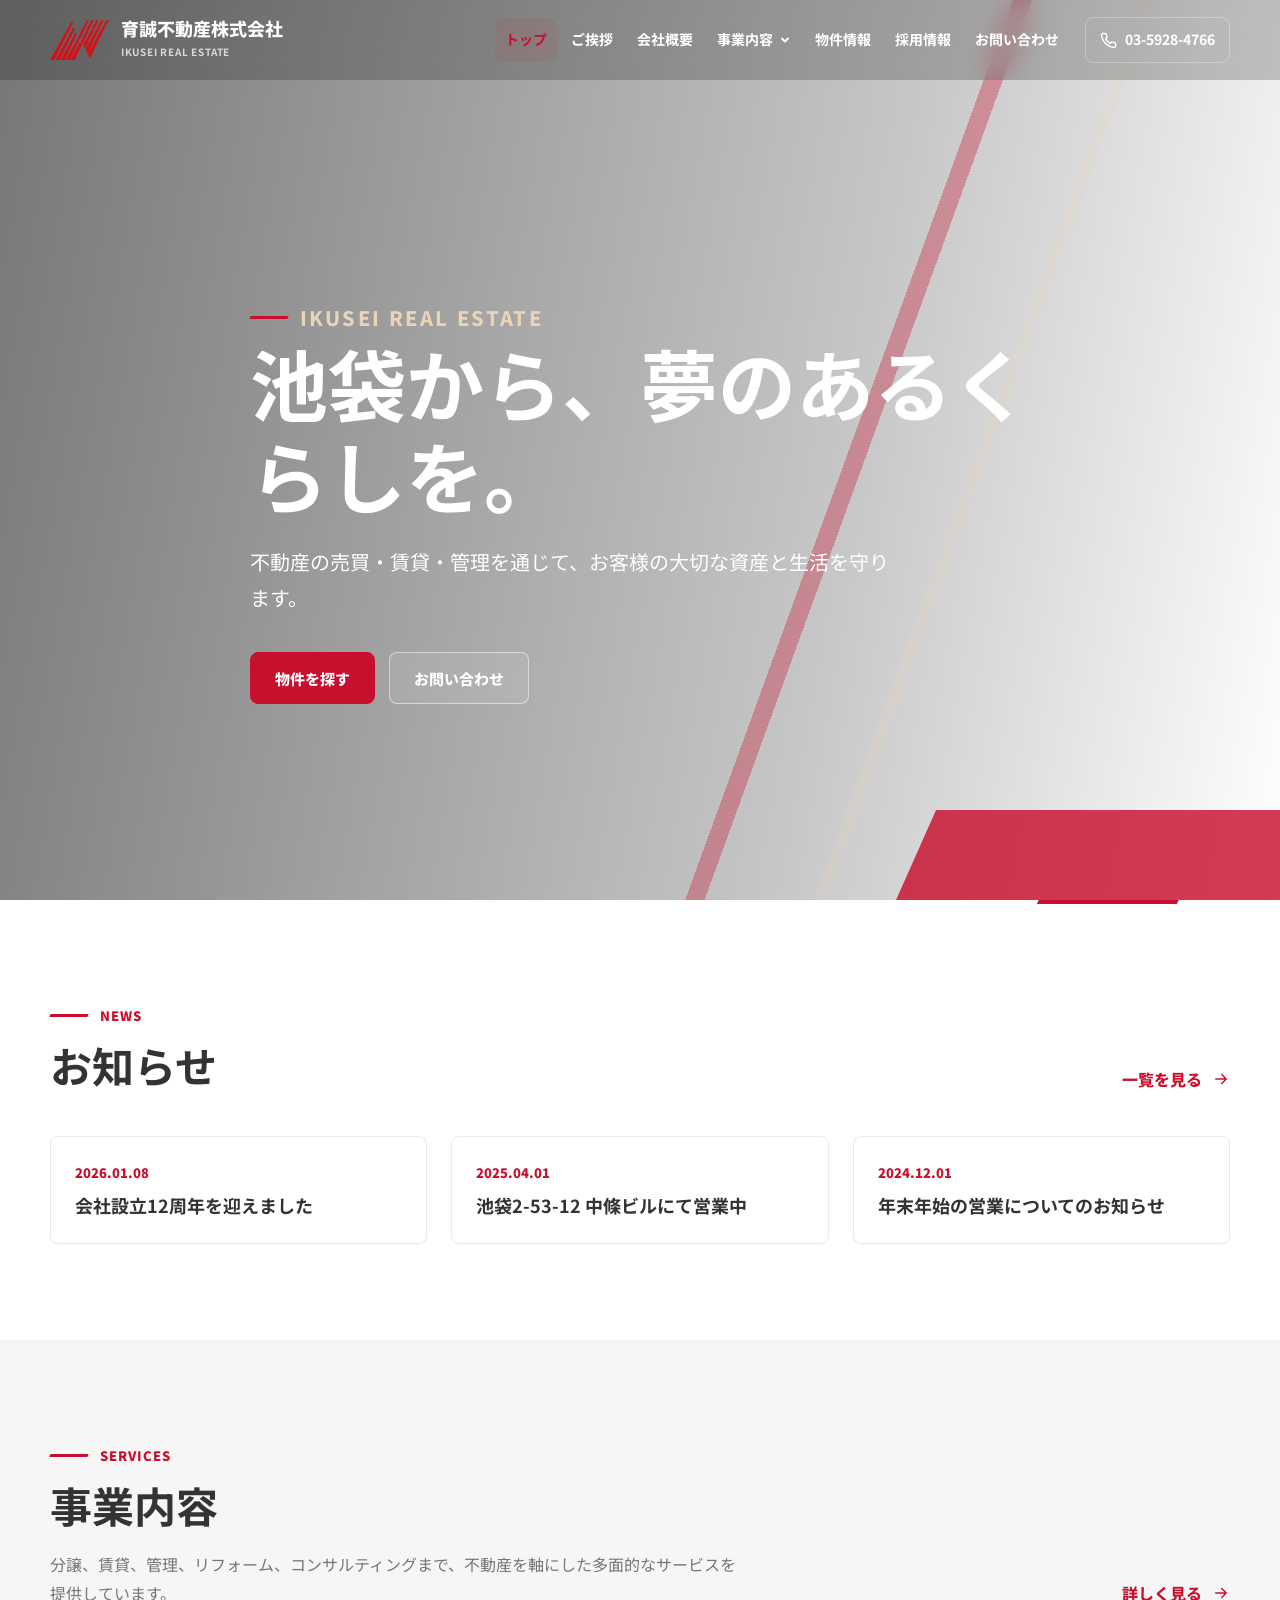
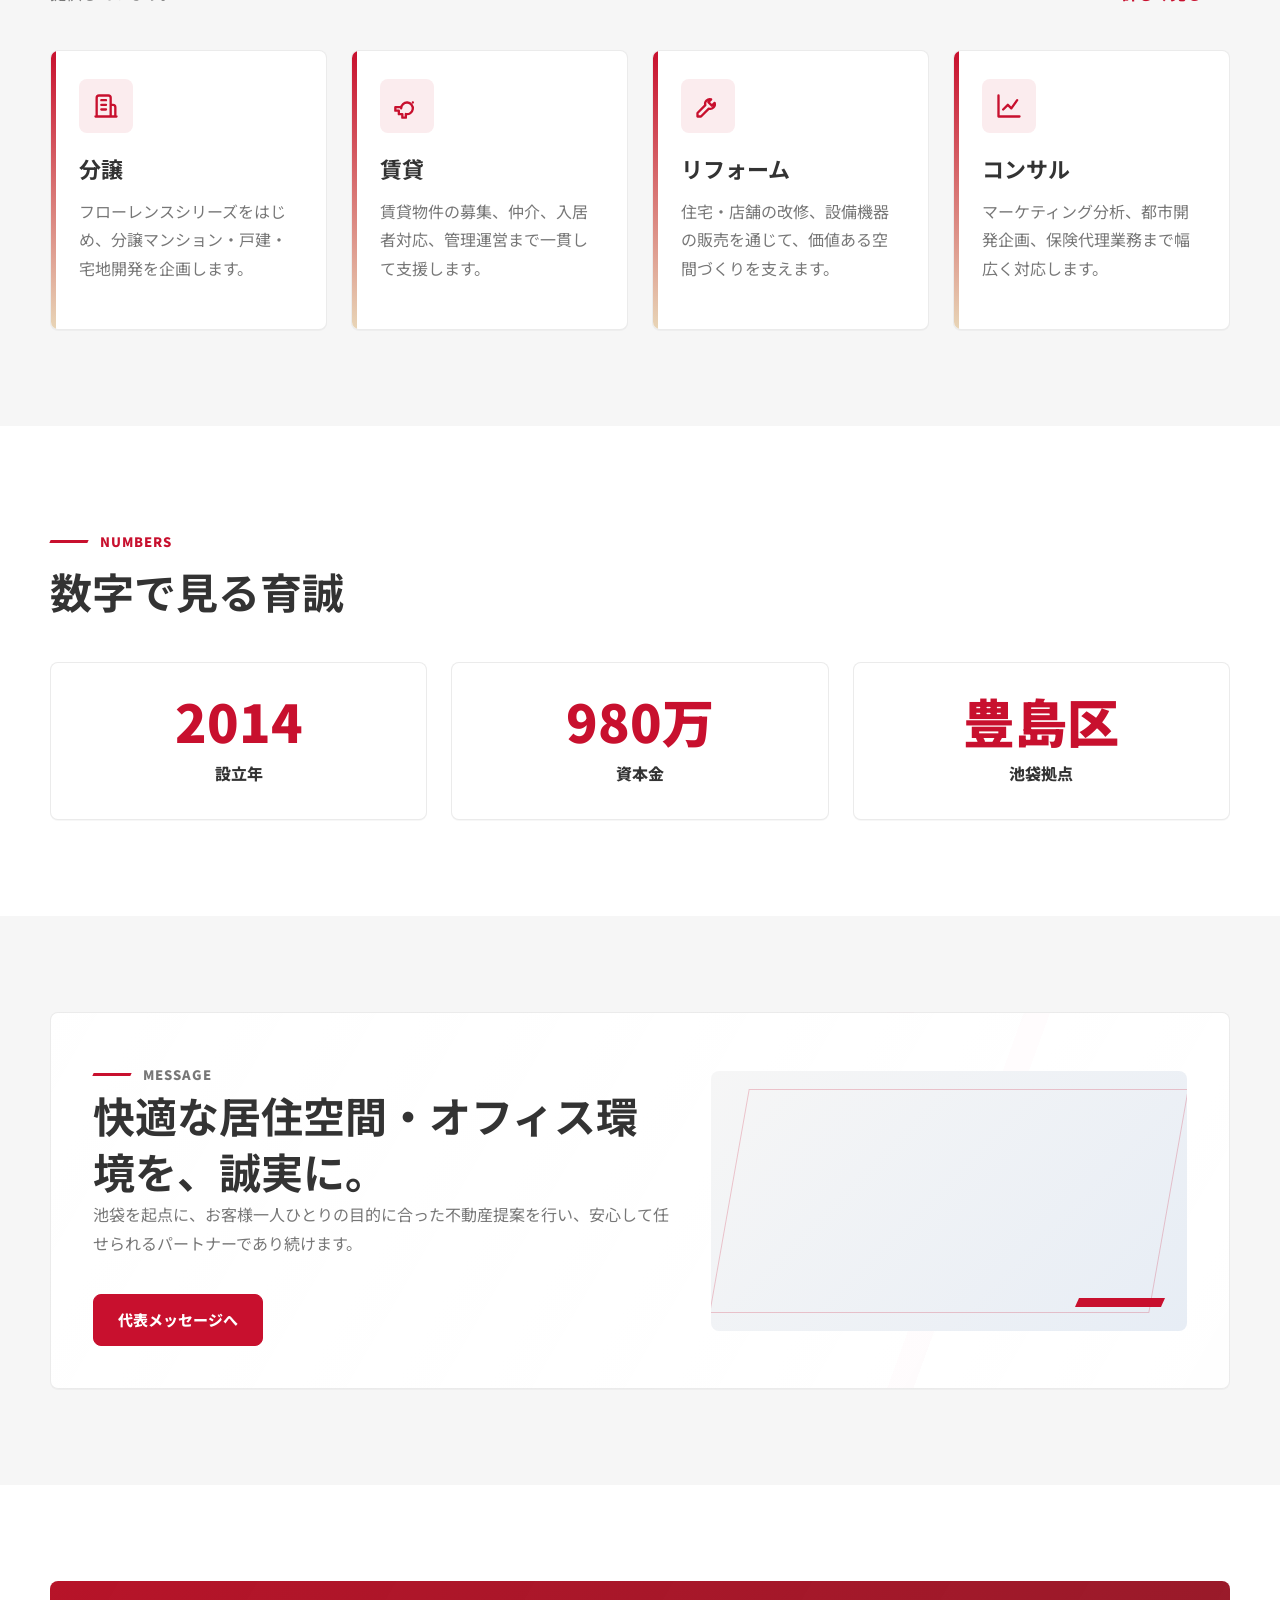
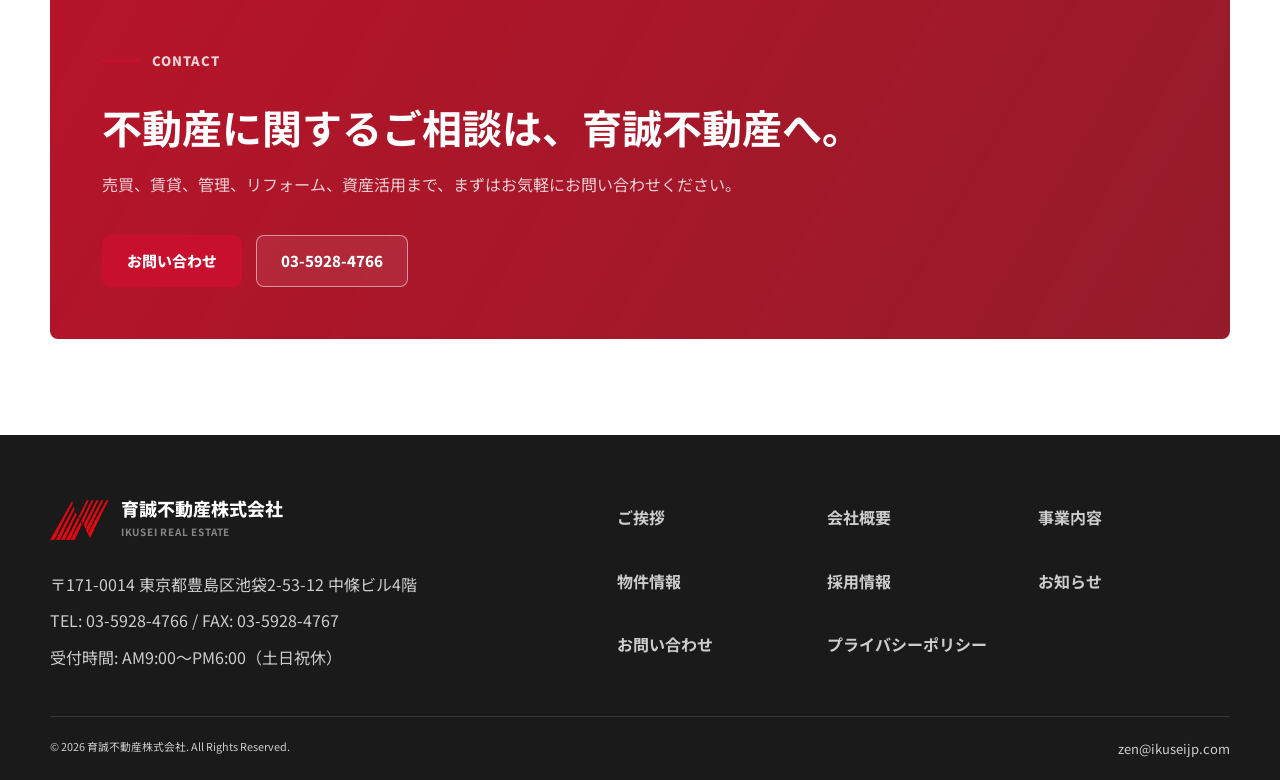
<file: index.html>
<!DOCTYPE html>
<html lang="ja">
<head>
  <meta charset="UTF-8">
  <meta name="viewport" content="width=device-width, initial-scale=1.0">
  <meta name="description" content="育誠不動産株式会社は池袋を拠点に、不動産の売買・賃貸・管理を通じてお客様の資産と暮らしを支える不動産会社です。">
  <title>育誠不動産株式会社 | 池袋から、夢のあるくらしを。</title>
  <link rel="icon" href="assets/img/favicon.svg" type="image/svg+xml">
  <link rel="preconnect" href="https://fonts.googleapis.com">
  <link rel="preconnect" href="https://fonts.gstatic.com" crossorigin>
  <link href="https://fonts.googleapis.com/css2?family=Noto+Sans+JP:wght@400;500;700;800;900&display=swap" rel="stylesheet">
  <link rel="stylesheet" href="assets/css/style.css">
</head>
<body>
  <header class="site-header">
    <div class="container header-inner">
      <a class="brand" href="index.html" aria-label="育誠不動産株式会社 トップページ">
        <img class="brand-mark" src="assets/img/logo.png" alt="育誠不動産株式会社 ロゴ" width="96" height="40">
        <span>
          <span class="brand-main">育誠不動産株式会社</span>
          <span class="brand-sub">IKUSEI REAL ESTATE</span>
        </span>
      </a>
      <div class="header-actions">
        <nav class="nav-panel" id="globalNav" aria-label="グローバルナビゲーション">
          <ul class="nav-list">
            <li><a class="nav-link is-active" href="index.html">トップ</a></li>
            <li><a class="nav-link" href="greeting.html">ご挨拶</a></li>
            <li><a class="nav-link" href="company.html">会社概要</a></li>
            <li class="has-dropdown">
              <a class="nav-link dropdown-toggle" href="service/index.html" aria-haspopup="true">事業内容
                <svg width="12" height="12" viewBox="0 0 12 12" aria-hidden="true"><path d="M3 4.5 6 7.5l3-3" fill="none" stroke="currentColor" stroke-width="1.8" stroke-linecap="round" stroke-linejoin="round"></path></svg>
              </a>
              <ul class="dropdown-menu">
                <li><a href="service/index.html">事業内容一覧</a></li>
                <li><a href="service/mansion.html">分譲マンション・戸建</a></li>
                <li><a href="service/rental.html">賃貸管理・仲介</a></li>
                <li><a href="service/reform.html">リフォーム・設備</a></li>
                <li><a href="service/consul.html">コンサルティング・保険</a></li>
              </ul>
            </li>
            <li><a class="nav-link" href="properties.html">物件情報</a></li>
            <li><a class="nav-link" href="recruit.html">採用情報</a></li>
            <li><a class="nav-link" href="contact.html">お問い合わせ</a></li>
          </ul>
        </nav>
        <a class="header-phone" href="tel:0359284766">
          <svg width="17" height="17" viewBox="0 0 24 24" aria-hidden="true"><path d="M22 16.92v3a2 2 0 0 1-2.18 2 19.8 19.8 0 0 1-8.63-3.07 19.5 19.5 0 0 1-6-6A19.8 19.8 0 0 1 2.12 4.18 2 2 0 0 1 4.11 2h3a2 2 0 0 1 2 1.72c.12.9.33 1.77.62 2.6a2 2 0 0 1-.45 2.11L8 9.71a16 16 0 0 0 6.29 6.29l1.28-1.28a2 2 0 0 1 2.11-.45c.83.29 1.7.5 2.6.62A2 2 0 0 1 22 16.92Z" fill="none" stroke="currentColor" stroke-width="2" stroke-linecap="round" stroke-linejoin="round"></path></svg>
          03-5928-4766
        </a>
        <button class="menu-toggle" type="button" aria-controls="globalNav" aria-expanded="false" aria-label="メニューを開閉">
          <span class="menu-icon"></span>
        </button>
      </div>
    </div>
  </header>

  <main>
    <section class="hero">
      <div class="container hero-content fade-in">
        <p class="eyebrow">Ikusei Real Estate</p>
        <h1>池袋から、夢のあるくらしを。</h1>
        <p>不動産の売買・賃貸・管理を通じて、お客様の大切な資産と生活を守ります。</p>
        <div class="hero-actions">
          <a class="btn btn-primary" href="properties.html">物件を探す</a>
          <a class="btn btn-outline" href="contact.html">お問い合わせ</a>
        </div>
      </div>
    </section>

    <section class="section section--diagonal">
      <div class="container">
        <div class="section-head fade-in">
          <div>
            <p class="section-kicker">News</p>
            <h2 class="section-title">お知らせ</h2>
          </div>
          <a class="link-arrow" href="news.html">一覧を見る
            <svg width="18" height="18" viewBox="0 0 24 24" aria-hidden="true"><path d="M5 12h14m-6-6 6 6-6 6" fill="none" stroke="currentColor" stroke-width="2" stroke-linecap="round" stroke-linejoin="round"></path></svg>
          </a>
        </div>
        <div class="grid grid-3">
          <a class="card news-card fade-in" href="news.html">
            <time class="news-date" datetime="2026-01-08">2026.01.08</time>
            <h3 class="news-title">会社設立12周年を迎えました</h3>
          </a>
          <a class="card news-card fade-in" href="news.html">
            <time class="news-date" datetime="2025-04-01">2025.04.01</time>
            <h3 class="news-title">池袋2-53-12 中條ビルにて営業中</h3>
          </a>
          <a class="card news-card fade-in" href="news.html">
            <time class="news-date" datetime="2024-12-01">2024.12.01</time>
            <h3 class="news-title">年末年始の営業についてのお知らせ</h3>
          </a>
        </div>
      </div>
    </section>

    <section class="section section--muted">
      <div class="container">
        <div class="section-head fade-in">
          <div>
            <p class="section-kicker">Services</p>
            <h2 class="section-title">事業内容</h2>
            <p class="section-lead">分譲、賃貸、管理、リフォーム、コンサルティングまで、不動産を軸にした多面的なサービスを提供しています。</p>
          </div>
          <a class="link-arrow" href="service/index.html">詳しく見る
            <svg width="18" height="18" viewBox="0 0 24 24" aria-hidden="true"><path d="M5 12h14m-6-6 6 6-6 6" fill="none" stroke="currentColor" stroke-width="2" stroke-linecap="round" stroke-linejoin="round"></path></svg>
          </a>
        </div>
        <div class="grid grid-4">
          <a class="card service-card card-pad fade-in" href="service/mansion.html">
            <span class="service-icon"><svg width="28" height="28" viewBox="0 0 24 24" aria-hidden="true"><path d="M4 21V5a2 2 0 0 1 2-2h8a2 2 0 0 1 2 2v16M3 21h18M8 7h4m-4 4h4m-4 4h4m8 6v-8a2 2 0 0 0-2-2h-2" fill="none" stroke="currentColor" stroke-width="2" stroke-linecap="round" stroke-linejoin="round"></path></svg></span>
            <h3>分譲</h3>
            <p>フローレンスシリーズをはじめ、分譲マンション・戸建・宅地開発を企画します。</p>
          </a>
          <a class="card service-card card-pad fade-in" href="service/rental.html">
            <span class="service-icon"><svg width="28" height="28" viewBox="0 0 24 24" aria-hidden="true"><path d="M7 14a5 5 0 1 1 4 4.9V22H8v-3H5v-3H2v-3h5Zm10-5h.01" fill="none" stroke="currentColor" stroke-width="2" stroke-linecap="round" stroke-linejoin="round"></path></svg></span>
            <h3>賃貸</h3>
            <p>賃貸物件の募集、仲介、入居者対応、管理運営まで一貫して支援します。</p>
          </a>
          <a class="card service-card card-pad fade-in" href="service/reform.html">
            <span class="service-icon"><svg width="28" height="28" viewBox="0 0 24 24" aria-hidden="true"><path d="M14.7 6.3a4 4 0 0 0-5 5L3 18v3h3l6.7-6.7a4 4 0 0 0 5-5l-2.4 2.4-3-3 2.4-2.4Z" fill="none" stroke="currentColor" stroke-width="2" stroke-linecap="round" stroke-linejoin="round"></path></svg></span>
            <h3>リフォーム</h3>
            <p>住宅・店舗の改修、設備機器の販売を通じて、価値ある空間づくりを支えます。</p>
          </a>
          <a class="card service-card card-pad fade-in" href="service/consul.html">
            <span class="service-icon"><svg width="28" height="28" viewBox="0 0 24 24" aria-hidden="true"><path d="M3 3v18h18M7 15l4-4 3 3 5-7" fill="none" stroke="currentColor" stroke-width="2" stroke-linecap="round" stroke-linejoin="round"></path></svg></span>
            <h3>コンサル</h3>
            <p>マーケティング分析、都市開発企画、保険代理業務まで幅広く対応します。</p>
          </a>
        </div>
      </div>
    </section>

    <section class="section">
      <div class="container">
        <div class="section-head fade-in">
          <div>
            <p class="section-kicker">Numbers</p>
            <h2 class="section-title">数字で見る育誠</h2>
          </div>
        </div>
        <div class="grid grid-3">
          <div class="card stat-card fade-in">
            <span class="stat-number">2014</span>
            <span class="stat-label">設立年</span>
          </div>
          <div class="card stat-card fade-in">
            <span class="stat-number">980万</span>
            <span class="stat-label">資本金</span>
          </div>
          <div class="card stat-card fade-in">
            <span class="stat-number">豊島区</span>
            <span class="stat-label">池袋拠点</span>
          </div>
        </div>
      </div>
    </section>

    <section class="section section--muted">
      <div class="container">
        <div class="card message-card fade-in">
          <div>
            <p class="section-kicker">Message</p>
            <h2 class="section-title">快適な居住空間・オフィス環境を、誠実に。</h2>
            <p class="section-lead">池袋を起点に、お客様一人ひとりの目的に合った不動産提案を行い、安心して任せられるパートナーであり続けます。</p>
            <div class="hero-actions">
              <a class="btn btn-primary" href="greeting.html">代表メッセージへ</a>
            </div>
          </div>
          <div class="message-visual" aria-hidden="true"></div>
        </div>
      </div>
    </section>

    <section class="section">
      <div class="container">
        <div class="cta-band fade-in">
          <p class="section-kicker">Contact</p>
          <h2>不動産に関するご相談は、育誠不動産へ。</h2>
          <p>売買、賃貸、管理、リフォーム、資産活用まで、まずはお気軽にお問い合わせください。</p>
          <div class="hero-actions">
            <a class="btn btn-primary" href="contact.html">お問い合わせ</a>
            <a class="btn btn-outline" href="tel:0359284766">03-5928-4766</a>
          </div>
        </div>
      </div>
    </section>
  </main>

  <footer class="site-footer">
    <div class="container footer-main">
      <div>
        <a class="brand footer-brand" href="index.html" aria-label="育誠不動産株式会社 トップページ">
          <img class="brand-mark" src="assets/img/logo.png" alt="育誠不動産株式会社 ロゴ" width="96" height="40">
          <span>
            <span class="brand-main">育誠不動産株式会社</span>
            <span class="brand-sub">IKUSEI REAL ESTATE</span>
          </span>
        </a>
        <ul class="footer-info">
          <li>〒171-0014 東京都豊島区池袋2-53-12 中條ビル4階</li>
          <li>TEL: 03-5928-4766 / FAX: 03-5928-4767</li>
          <li>受付時間: AM9:00〜PM6:00（土日祝休）</li>
        </ul>
      </div>
      <ul class="footer-nav">
        <li><a href="greeting.html">ご挨拶</a></li>
        <li><a href="company.html">会社概要</a></li>
        <li><a href="service/index.html">事業内容</a></li>
        <li><a href="properties.html">物件情報</a></li>
        <li><a href="recruit.html">採用情報</a></li>
        <li><a href="news.html">お知らせ</a></li>
        <li><a href="contact.html">お問い合わせ</a></li>
        <li><a href="policy.html">プライバシーポリシー</a></li>
      </ul>
    </div>
    <div class="container footer-bottom">
      <small>&copy; 2026 育誠不動産株式会社. All Rights Reserved.</small>
      <a href="mailto:zen@ikuseijp.com">zen@ikuseijp.com</a>
    </div>
  </footer>

  <script src="assets/js/main.js"></script>
</body>
</html>
</file>
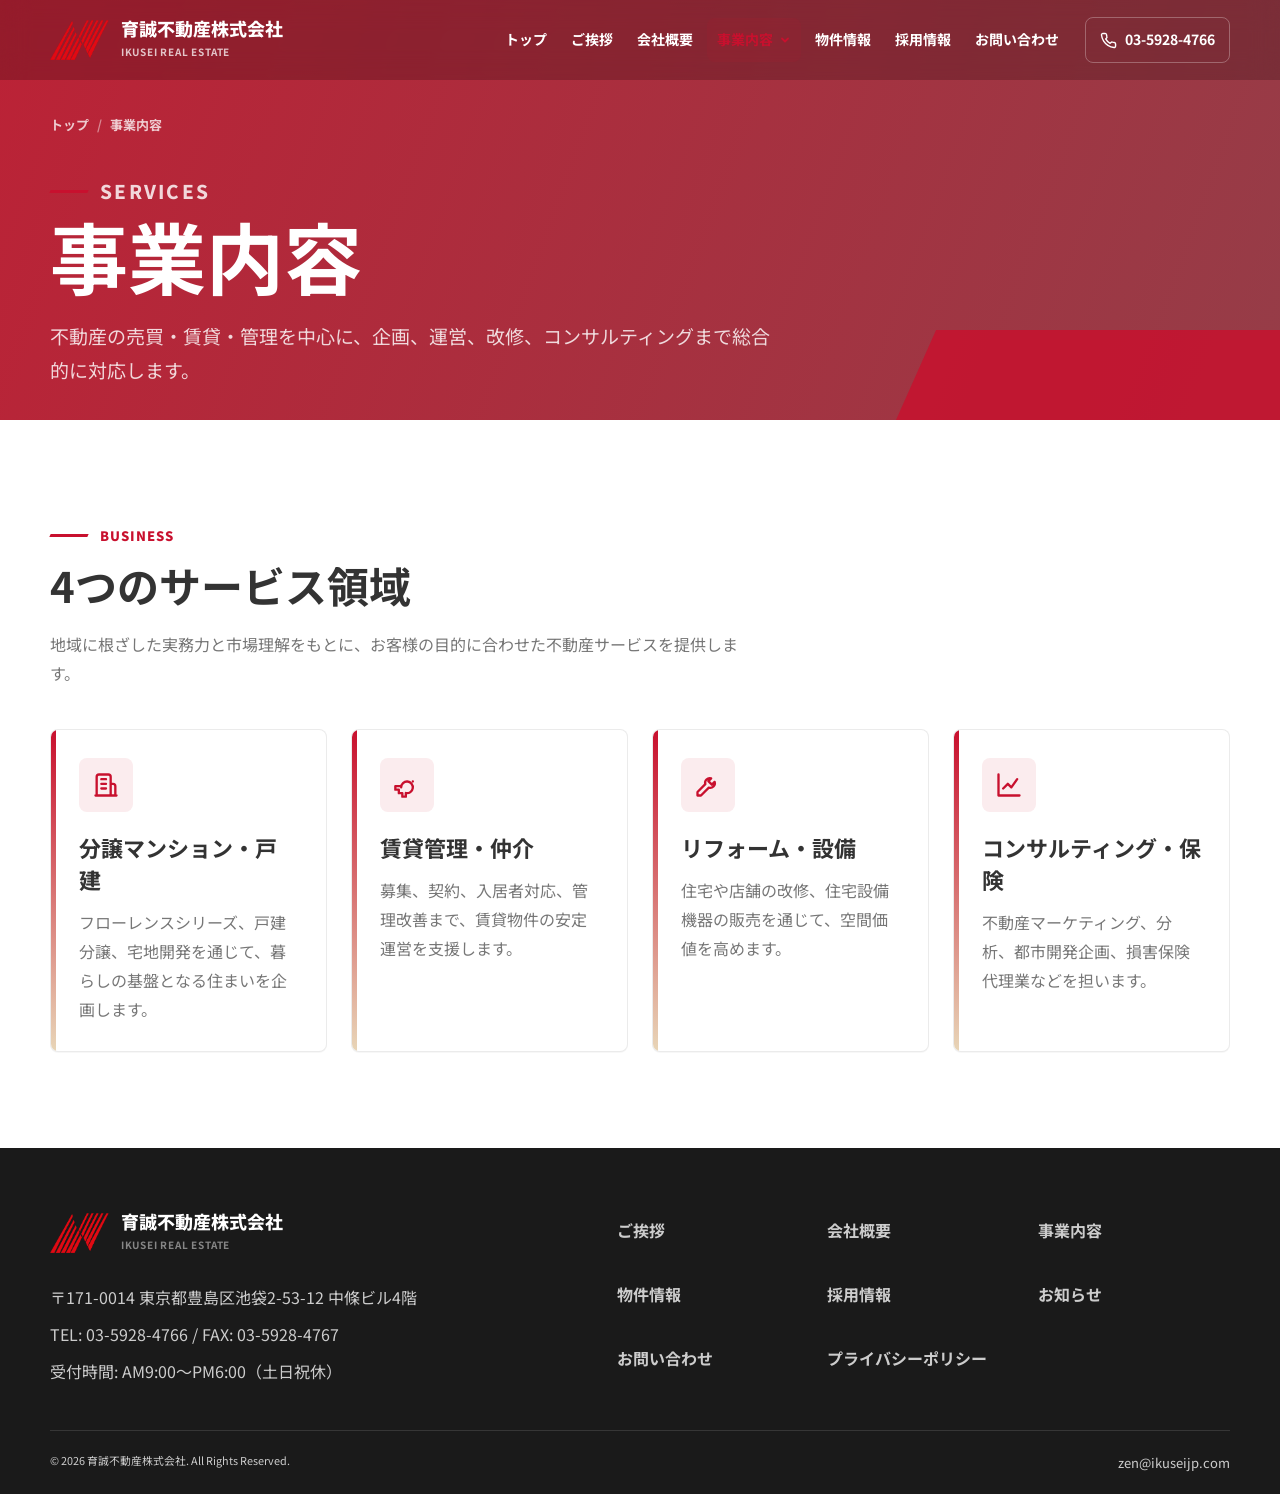
<file: service/index.html>
<!DOCTYPE html>
<html lang="ja">
<head>
  <meta charset="UTF-8">
  <meta name="viewport" content="width=device-width, initial-scale=1.0">
  <meta name="description" content="育誠不動産株式会社の事業内容。分譲マンション・戸建、賃貸管理・仲介、リフォーム・設備、コンサルティング・保険をご案内します。">
  <title>事業内容 | 育誠不動産株式会社</title>
  <link rel="icon" href="../assets/img/favicon.svg" type="image/svg+xml">
  <link rel="preconnect" href="https://fonts.googleapis.com">
  <link rel="preconnect" href="https://fonts.gstatic.com" crossorigin>
  <link href="https://fonts.googleapis.com/css2?family=Noto+Sans+JP:wght@400;500;700;800;900&display=swap" rel="stylesheet">
  <link rel="stylesheet" href="../assets/css/style.css">
</head>
<body>
  <header class="site-header">
    <div class="container header-inner">
      <a class="brand" href="../index.html" aria-label="育誠不動産株式会社 トップページ">
        <img class="brand-mark" src="../assets/img/logo.png" alt="育誠不動産株式会社 ロゴ" width="96" height="40">
        <span><span class="brand-main">育誠不動産株式会社</span><span class="brand-sub">IKUSEI REAL ESTATE</span></span>
      </a>
      <div class="header-actions">
        <nav class="nav-panel" id="globalNav" aria-label="グローバルナビゲーション">
          <ul class="nav-list">
            <li><a class="nav-link" href="../index.html">トップ</a></li>
            <li><a class="nav-link" href="../greeting.html">ご挨拶</a></li>
            <li><a class="nav-link" href="../company.html">会社概要</a></li>
            <li class="has-dropdown">
              <a class="nav-link dropdown-toggle is-active" href="index.html" aria-haspopup="true">事業内容<svg width="12" height="12" viewBox="0 0 12 12" aria-hidden="true"><path d="M3 4.5 6 7.5l3-3" fill="none" stroke="currentColor" stroke-width="1.8" stroke-linecap="round" stroke-linejoin="round"></path></svg></a>
              <ul class="dropdown-menu">
                <li><a href="index.html">事業内容一覧</a></li>
                <li><a href="mansion.html">分譲マンション・戸建</a></li>
                <li><a href="rental.html">賃貸管理・仲介</a></li>
                <li><a href="reform.html">リフォーム・設備</a></li>
                <li><a href="consul.html">コンサルティング・保険</a></li>
              </ul>
            </li>
            <li><a class="nav-link" href="../properties.html">物件情報</a></li>
            <li><a class="nav-link" href="../recruit.html">採用情報</a></li>
            <li><a class="nav-link" href="../contact.html">お問い合わせ</a></li>
          </ul>
        </nav>
        <a class="header-phone" href="tel:0359284766"><svg width="17" height="17" viewBox="0 0 24 24" aria-hidden="true"><path d="M22 16.92v3a2 2 0 0 1-2.18 2 19.8 19.8 0 0 1-8.63-3.07 19.5 19.5 0 0 1-6-6A19.8 19.8 0 0 1 2.12 4.18 2 2 0 0 1 4.11 2h3a2 2 0 0 1 2 1.72c.12.9.33 1.77.62 2.6a2 2 0 0 1-.45 2.11L8 9.71a16 16 0 0 0 6.29 6.29l1.28-1.28a2 2 0 0 1 2.11-.45c.83.29 1.7.5 2.6.62A2 2 0 0 1 22 16.92Z" fill="none" stroke="currentColor" stroke-width="2" stroke-linecap="round" stroke-linejoin="round"></path></svg>03-5928-4766</a>
        <button class="menu-toggle" type="button" aria-controls="globalNav" aria-expanded="false" aria-label="メニューを開閉"><span class="menu-icon"></span></button>
      </div>
    </div>
  </header>

  <main>
    <section class="page-hero">
      <div class="container fade-in">
        <ol class="breadcrumb">
          <li><a href="../index.html">トップ</a></li>
          <li>事業内容</li>
        </ol>
        <p class="eyebrow">Services</p>
        <h1>事業内容</h1>
        <p>不動産の売買・賃貸・管理を中心に、企画、運営、改修、コンサルティングまで総合的に対応します。</p>
      </div>
    </section>

    <section class="section">
      <div class="container">
        <div class="section-head fade-in">
          <div>
            <p class="section-kicker">Business</p>
            <h2 class="section-title">4つのサービス領域</h2>
            <p class="section-lead">地域に根ざした実務力と市場理解をもとに、お客様の目的に合わせた不動産サービスを提供します。</p>
          </div>
        </div>
        <div class="grid grid-4">
          <a class="card service-card card-pad fade-in" href="mansion.html">
            <span class="service-icon"><svg width="28" height="28" viewBox="0 0 24 24" aria-hidden="true"><path d="M4 21V5a2 2 0 0 1 2-2h8a2 2 0 0 1 2 2v16M3 21h18M8 7h4m-4 4h4m-4 4h4m8 6v-8a2 2 0 0 0-2-2h-2" fill="none" stroke="currentColor" stroke-width="2" stroke-linecap="round" stroke-linejoin="round"></path></svg></span>
            <h3>分譲マンション・戸建</h3>
            <p>フローレンスシリーズ、戸建分譲、宅地開発を通じて、暮らしの基盤となる住まいを企画します。</p>
          </a>
          <a class="card service-card card-pad fade-in" href="rental.html">
            <span class="service-icon"><svg width="28" height="28" viewBox="0 0 24 24" aria-hidden="true"><path d="M7 14a5 5 0 1 1 4 4.9V22H8v-3H5v-3H2v-3h5Zm10-5h.01" fill="none" stroke="currentColor" stroke-width="2" stroke-linecap="round" stroke-linejoin="round"></path></svg></span>
            <h3>賃貸管理・仲介</h3>
            <p>募集、契約、入居者対応、管理改善まで、賃貸物件の安定運営を支援します。</p>
          </a>
          <a class="card service-card card-pad fade-in" href="reform.html">
            <span class="service-icon"><svg width="28" height="28" viewBox="0 0 24 24" aria-hidden="true"><path d="M14.7 6.3a4 4 0 0 0-5 5L3 18v3h3l6.7-6.7a4 4 0 0 0 5-5l-2.4 2.4-3-3 2.4-2.4Z" fill="none" stroke="currentColor" stroke-width="2" stroke-linecap="round" stroke-linejoin="round"></path></svg></span>
            <h3>リフォーム・設備</h3>
            <p>住宅や店舗の改修、住宅設備機器の販売を通じて、空間価値を高めます。</p>
          </a>
          <a class="card service-card card-pad fade-in" href="consul.html">
            <span class="service-icon"><svg width="28" height="28" viewBox="0 0 24 24" aria-hidden="true"><path d="M3 3v18h18M7 15l4-4 3 3 5-7" fill="none" stroke="currentColor" stroke-width="2" stroke-linecap="round" stroke-linejoin="round"></path></svg></span>
            <h3>コンサルティング・保険</h3>
            <p>不動産マーケティング、分析、都市開発企画、損害保険代理業などを担います。</p>
          </a>
        </div>
      </div>
    </section>
  </main>

  <footer class="site-footer">
    <div class="container footer-main">
      <div>
        <a class="brand footer-brand" href="../index.html" aria-label="育誠不動産株式会社 トップページ">
          <img class="brand-mark" src="../assets/img/logo.png" alt="育誠不動産株式会社 ロゴ" width="96" height="40">
          <span><span class="brand-main">育誠不動産株式会社</span><span class="brand-sub">IKUSEI REAL ESTATE</span></span>
        </a>
        <ul class="footer-info">
          <li>〒171-0014 東京都豊島区池袋2-53-12 中條ビル4階</li>
          <li>TEL: 03-5928-4766 / FAX: 03-5928-4767</li>
          <li>受付時間: AM9:00〜PM6:00（土日祝休）</li>
        </ul>
      </div>
      <ul class="footer-nav">
        <li><a href="../greeting.html">ご挨拶</a></li>
        <li><a href="../company.html">会社概要</a></li>
        <li><a href="index.html">事業内容</a></li>
        <li><a href="../properties.html">物件情報</a></li>
        <li><a href="../recruit.html">採用情報</a></li>
        <li><a href="../news.html">お知らせ</a></li>
        <li><a href="../contact.html">お問い合わせ</a></li>
        <li><a href="../policy.html">プライバシーポリシー</a></li>
      </ul>
    </div>
    <div class="container footer-bottom">
      <small>&copy; 2026 育誠不動産株式会社. All Rights Reserved.</small>
      <a href="mailto:zen@ikuseijp.com">zen@ikuseijp.com</a>
    </div>
  </footer>

  <script src="../assets/js/main.js"></script>
</body>
</html>
</file>
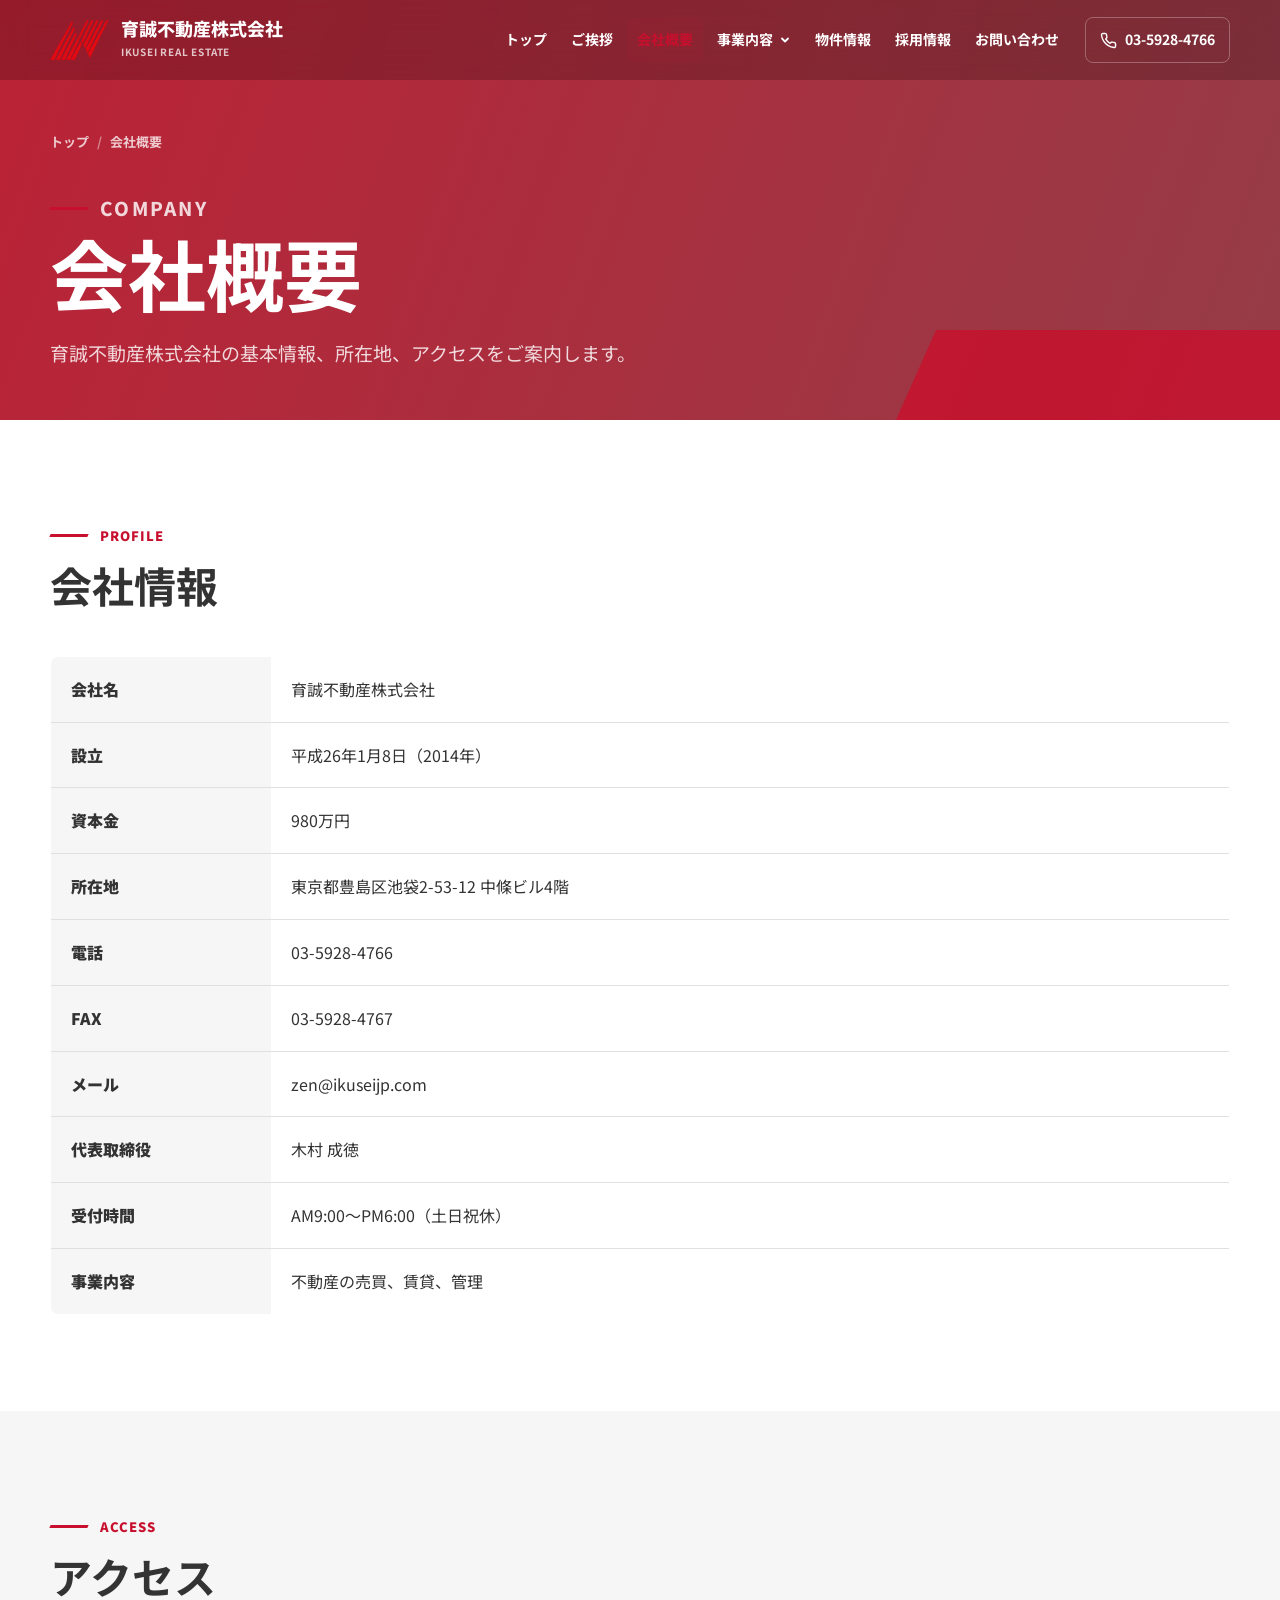
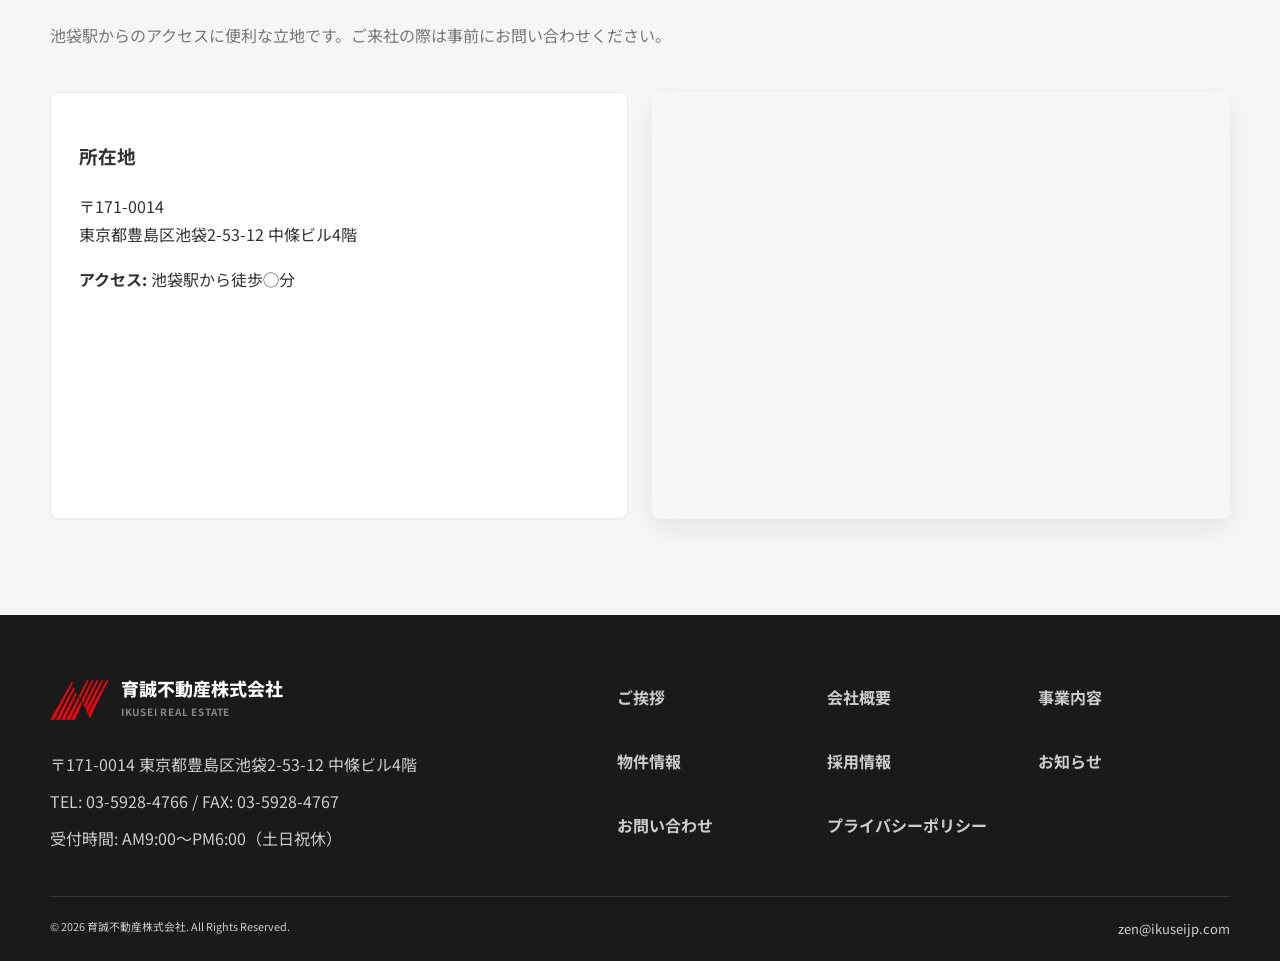
<file: company.html>
<!DOCTYPE html>
<html lang="ja">
<head>
  <meta charset="UTF-8">
  <meta name="viewport" content="width=device-width, initial-scale=1.0">
  <meta name="description" content="育誠不動産株式会社の会社概要。所在地、代表者、設立、資本金、連絡先、事業内容、アクセス情報をご覧いただけます。">
  <title>会社概要 | 育誠不動産株式会社</title>
  <link rel="icon" href="assets/img/favicon.svg" type="image/svg+xml">
  <link rel="preconnect" href="https://fonts.googleapis.com">
  <link rel="preconnect" href="https://fonts.gstatic.com" crossorigin>
  <link href="https://fonts.googleapis.com/css2?family=Noto+Sans+JP:wght@400;500;700;800;900&display=swap" rel="stylesheet">
  <link rel="stylesheet" href="assets/css/style.css">
</head>
<body>
  <header class="site-header">
    <div class="container header-inner">
      <a class="brand" href="index.html" aria-label="育誠不動産株式会社 トップページ">
        <img class="brand-mark" src="assets/img/logo.png" alt="育誠不動産株式会社 ロゴ" width="96" height="40">
        <span><span class="brand-main">育誠不動産株式会社</span><span class="brand-sub">IKUSEI REAL ESTATE</span></span>
      </a>
      <div class="header-actions">
        <nav class="nav-panel" id="globalNav" aria-label="グローバルナビゲーション">
          <ul class="nav-list">
            <li><a class="nav-link" href="index.html">トップ</a></li>
            <li><a class="nav-link" href="greeting.html">ご挨拶</a></li>
            <li><a class="nav-link is-active" href="company.html">会社概要</a></li>
            <li class="has-dropdown">
              <a class="nav-link dropdown-toggle" href="service/index.html" aria-haspopup="true">事業内容<svg width="12" height="12" viewBox="0 0 12 12" aria-hidden="true"><path d="M3 4.5 6 7.5l3-3" fill="none" stroke="currentColor" stroke-width="1.8" stroke-linecap="round" stroke-linejoin="round"></path></svg></a>
              <ul class="dropdown-menu">
                <li><a href="service/index.html">事業内容一覧</a></li>
                <li><a href="service/mansion.html">分譲マンション・戸建</a></li>
                <li><a href="service/rental.html">賃貸管理・仲介</a></li>
                <li><a href="service/reform.html">リフォーム・設備</a></li>
                <li><a href="service/consul.html">コンサルティング・保険</a></li>
              </ul>
            </li>
            <li><a class="nav-link" href="properties.html">物件情報</a></li>
            <li><a class="nav-link" href="recruit.html">採用情報</a></li>
            <li><a class="nav-link" href="contact.html">お問い合わせ</a></li>
          </ul>
        </nav>
        <a class="header-phone" href="tel:0359284766"><svg width="17" height="17" viewBox="0 0 24 24" aria-hidden="true"><path d="M22 16.92v3a2 2 0 0 1-2.18 2 19.8 19.8 0 0 1-8.63-3.07 19.5 19.5 0 0 1-6-6A19.8 19.8 0 0 1 2.12 4.18 2 2 0 0 1 4.11 2h3a2 2 0 0 1 2 1.72c.12.9.33 1.77.62 2.6a2 2 0 0 1-.45 2.11L8 9.71a16 16 0 0 0 6.29 6.29l1.28-1.28a2 2 0 0 1 2.11-.45c.83.29 1.7.5 2.6.62A2 2 0 0 1 22 16.92Z" fill="none" stroke="currentColor" stroke-width="2" stroke-linecap="round" stroke-linejoin="round"></path></svg>03-5928-4766</a>
        <button class="menu-toggle" type="button" aria-controls="globalNav" aria-expanded="false" aria-label="メニューを開閉"><span class="menu-icon"></span></button>
      </div>
    </div>
  </header>

  <main>
    <section class="page-hero">
      <div class="container fade-in">
        <ol class="breadcrumb">
          <li><a href="index.html">トップ</a></li>
          <li>会社概要</li>
        </ol>
        <p class="eyebrow">Company</p>
        <h1>会社概要</h1>
        <p>育誠不動産株式会社の基本情報、所在地、アクセスをご案内します。</p>
      </div>
    </section>

    <section class="section">
      <div class="container">
        <div class="section-head fade-in">
          <div>
            <p class="section-kicker">Profile</p>
            <h2 class="section-title">会社情報</h2>
          </div>
        </div>
        <table class="company-table fade-in">
          <tbody>
            <tr><th>会社名</th><td>育誠不動産株式会社</td></tr>
            <tr><th>設立</th><td>平成26年1月8日（2014年）</td></tr>
            <tr><th>資本金</th><td>980万円</td></tr>
            <tr><th>所在地</th><td>東京都豊島区池袋2-53-12 中條ビル4階</td></tr>
            <tr><th>電話</th><td><a href="tel:0359284766">03-5928-4766</a></td></tr>
            <tr><th>FAX</th><td>03-5928-4767</td></tr>
            <tr><th>メール</th><td><a href="mailto:zen@ikuseijp.com">zen@ikuseijp.com</a></td></tr>
            <tr><th>代表取締役</th><td>木村 成徳</td></tr>
            <tr><th>受付時間</th><td>AM9:00〜PM6:00（土日祝休）</td></tr>
            <tr><th>事業内容</th><td>不動産の売買、賃貸、管理</td></tr>
          </tbody>
        </table>
      </div>
    </section>

    <section class="section section--muted">
      <div class="container">
        <div class="section-head fade-in">
          <div>
            <p class="section-kicker">Access</p>
            <h2 class="section-title">アクセス</h2>
            <p class="section-lead">池袋駅からのアクセスに便利な立地です。ご来社の際は事前にお問い合わせください。</p>
          </div>
        </div>
        <div class="grid grid-2">
          <div class="card card-pad fade-in">
            <h3>所在地</h3>
            <p>〒171-0014<br>東京都豊島区池袋2-53-12 中條ビル4階</p>
            <!-- [PLACEHOLDER: 池袋駅からの徒歩分数を確認後に更新] -->
            <p><strong>アクセス:</strong> 池袋駅から徒歩◯分</p>
          </div>
          <div class="map-frame fade-in">
            <iframe src="https://maps.google.com/maps?q=東京都豊島区池袋2-53-12&output=embed" loading="lazy" referrerpolicy="no-referrer-when-downgrade" title="育誠不動産株式会社 所在地"></iframe>
          </div>
        </div>
      </div>
    </section>
  </main>

  <footer class="site-footer">
    <div class="container footer-main">
      <div>
        <a class="brand footer-brand" href="index.html" aria-label="育誠不動産株式会社 トップページ">
          <img class="brand-mark" src="assets/img/logo.png" alt="育誠不動産株式会社 ロゴ" width="96" height="40">
          <span><span class="brand-main">育誠不動産株式会社</span><span class="brand-sub">IKUSEI REAL ESTATE</span></span>
        </a>
        <ul class="footer-info">
          <li>〒171-0014 東京都豊島区池袋2-53-12 中條ビル4階</li>
          <li>TEL: 03-5928-4766 / FAX: 03-5928-4767</li>
          <li>受付時間: AM9:00〜PM6:00（土日祝休）</li>
        </ul>
      </div>
      <ul class="footer-nav">
        <li><a href="greeting.html">ご挨拶</a></li>
        <li><a href="company.html">会社概要</a></li>
        <li><a href="service/index.html">事業内容</a></li>
        <li><a href="properties.html">物件情報</a></li>
        <li><a href="recruit.html">採用情報</a></li>
        <li><a href="news.html">お知らせ</a></li>
        <li><a href="contact.html">お問い合わせ</a></li>
        <li><a href="policy.html">プライバシーポリシー</a></li>
      </ul>
    </div>
    <div class="container footer-bottom">
      <small>&copy; 2026 育誠不動産株式会社. All Rights Reserved.</small>
      <a href="mailto:zen@ikuseijp.com">zen@ikuseijp.com</a>
    </div>
  </footer>

  <script src="assets/js/main.js"></script>
</body>
</html>
</file>
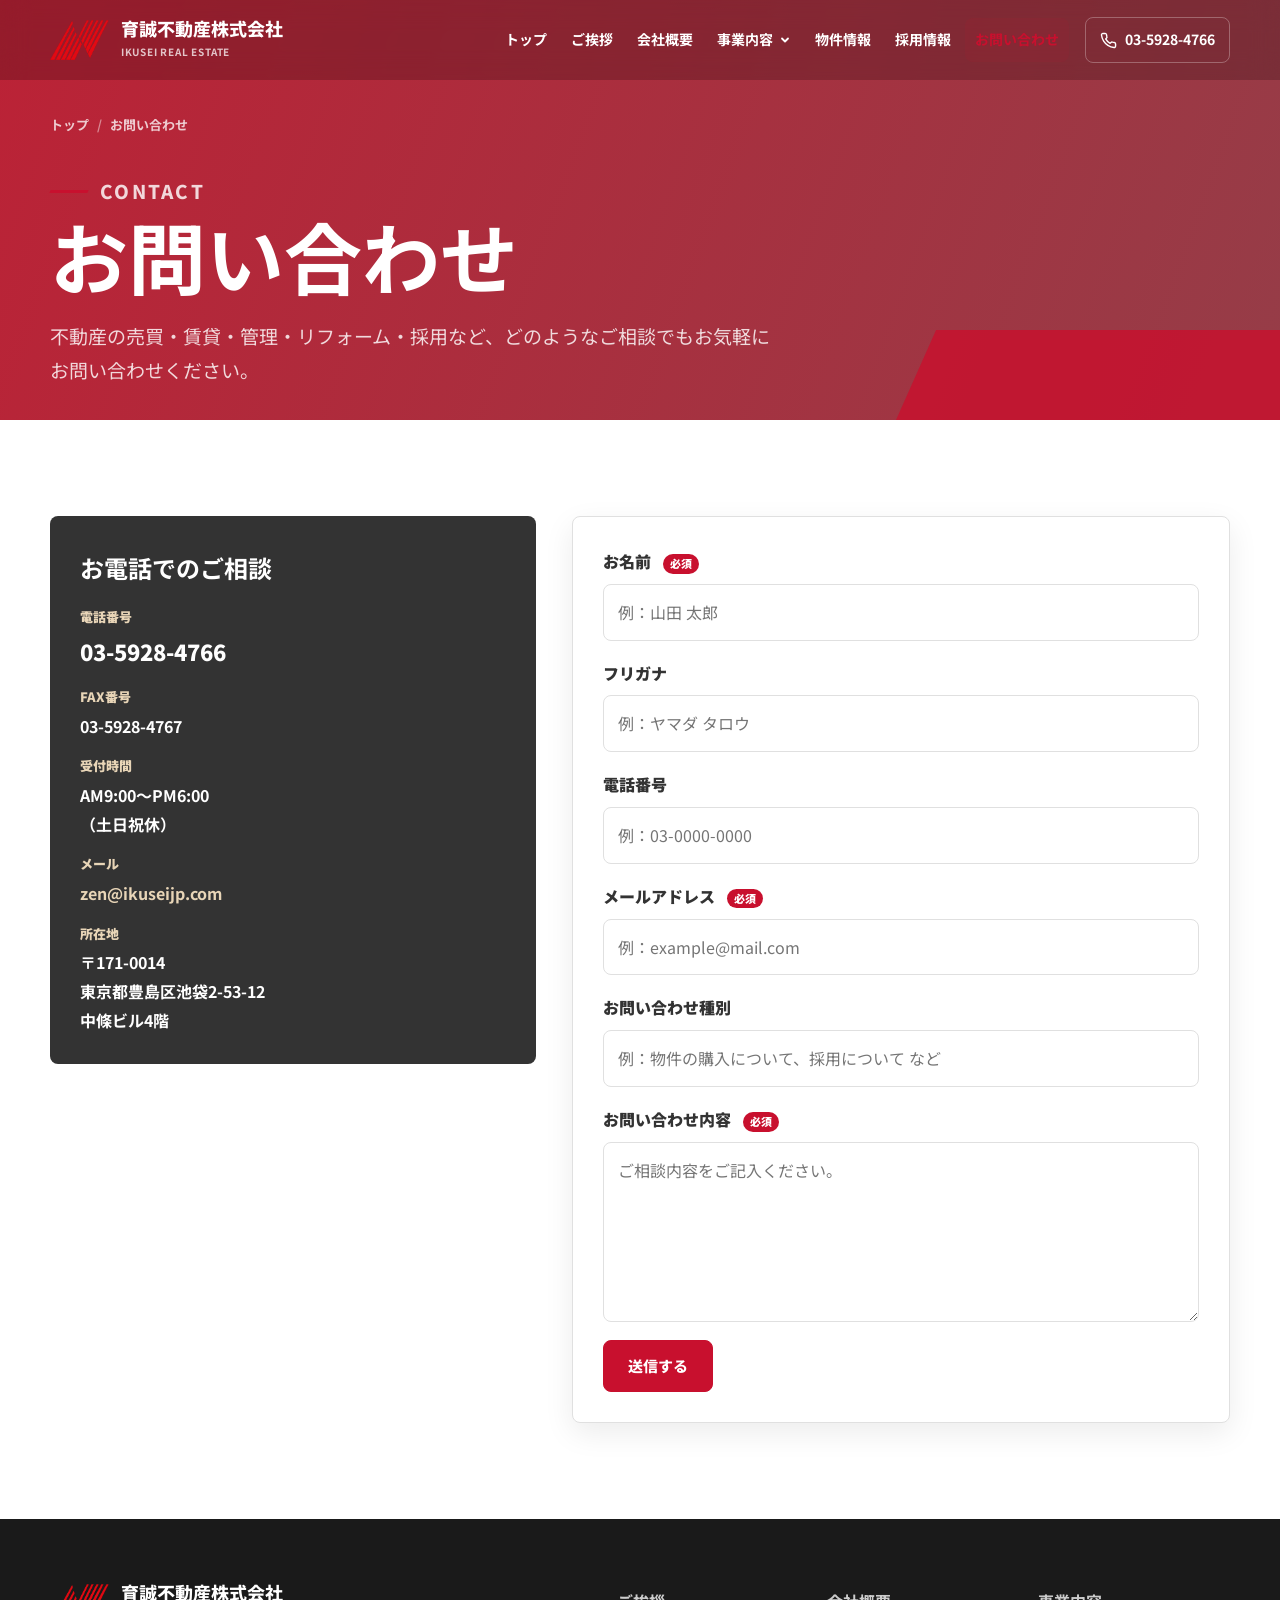
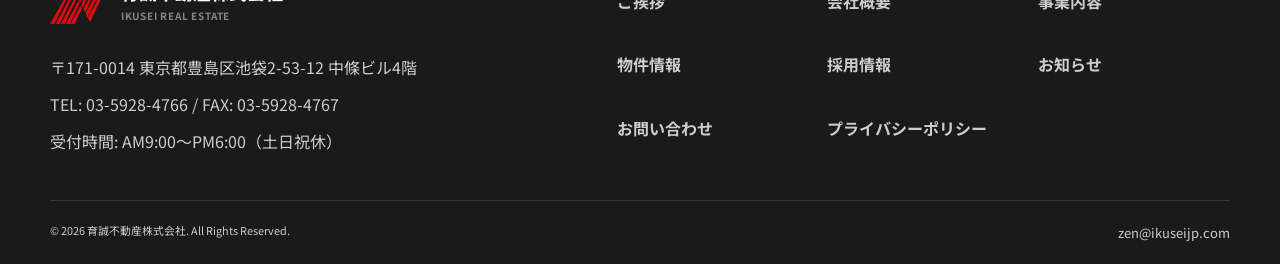
<file: contact.html>
<!DOCTYPE html>
<html lang="ja">
<head>
  <meta charset="UTF-8">
  <meta name="viewport" content="width=device-width, initial-scale=1.0">
  <meta name="description" content="育誠不動産株式会社へのお問い合わせはこちら。不動産の売買・賃貸・管理・採用などご相談ください。">
  <title>お問い合わせ | 育誠不動産株式会社</title>
  <link rel="icon" href="assets/img/favicon.svg" type="image/svg+xml">
  <link rel="preconnect" href="https://fonts.googleapis.com">
  <link rel="preconnect" href="https://fonts.gstatic.com" crossorigin>
  <link href="https://fonts.googleapis.com/css2?family=Noto+Sans+JP:wght@400;500;700;800;900&display=swap" rel="stylesheet">
  <link rel="stylesheet" href="assets/css/style.css">
</head>
<body>
  <header class="site-header">
    <div class="container header-inner">
      <a class="brand" href="index.html" aria-label="育誠不動産株式会社 トップページ">
        <img class="brand-mark" src="assets/img/logo.png" alt="育誠不動産株式会社 ロゴ" width="96" height="40">
        <span><span class="brand-main">育誠不動産株式会社</span><span class="brand-sub">IKUSEI REAL ESTATE</span></span>
      </a>
      <div class="header-actions">
        <nav class="nav-panel" id="globalNav" aria-label="グローバルナビゲーション">
          <ul class="nav-list">
            <li><a class="nav-link" href="index.html">トップ</a></li>
            <li><a class="nav-link" href="greeting.html">ご挨拶</a></li>
            <li><a class="nav-link" href="company.html">会社概要</a></li>
            <li class="has-dropdown">
              <a class="nav-link dropdown-toggle" href="service/index.html" aria-haspopup="true">事業内容<svg width="12" height="12" viewBox="0 0 12 12" aria-hidden="true"><path d="M3 4.5 6 7.5l3-3" fill="none" stroke="currentColor" stroke-width="1.8" stroke-linecap="round" stroke-linejoin="round"></path></svg></a>
              <ul class="dropdown-menu">
                <li><a href="service/index.html">事業内容一覧</a></li>
                <li><a href="service/mansion.html">分譲マンション・戸建</a></li>
                <li><a href="service/rental.html">賃貸管理・仲介</a></li>
                <li><a href="service/reform.html">リフォーム・設備</a></li>
                <li><a href="service/consul.html">コンサルティング・保険</a></li>
              </ul>
            </li>
            <li><a class="nav-link" href="properties.html">物件情報</a></li>
            <li><a class="nav-link" href="recruit.html">採用情報</a></li>
            <li><a class="nav-link is-active" href="contact.html">お問い合わせ</a></li>
          </ul>
        </nav>
        <a class="header-phone" href="tel:0359284766"><svg width="17" height="17" viewBox="0 0 24 24" aria-hidden="true"><path d="M22 16.92v3a2 2 0 0 1-2.18 2 19.8 19.8 0 0 1-8.63-3.07 19.5 19.5 0 0 1-6-6A19.8 19.8 0 0 1 2.12 4.18 2 2 0 0 1 4.11 2h3a2 2 0 0 1 2 1.72c.12.9.33 1.77.62 2.6a2 2 0 0 1-.45 2.11L8 9.71a16 16 0 0 0 6.29 6.29l1.28-1.28a2 2 0 0 1 2.11-.45c.83.29 1.7.5 2.6.62A2 2 0 0 1 22 16.92Z" fill="none" stroke="currentColor" stroke-width="2" stroke-linecap="round" stroke-linejoin="round"></path></svg>03-5928-4766</a>
        <button class="menu-toggle" type="button" aria-controls="globalNav" aria-expanded="false" aria-label="メニューを開閉"><span class="menu-icon"></span></button>
      </div>
    </div>
  </header>

  <main>
    <section class="page-hero">
      <div class="container fade-in">
        <ol class="breadcrumb">
          <li><a href="index.html">トップ</a></li>
          <li>お問い合わせ</li>
        </ol>
        <p class="eyebrow">Contact</p>
        <h1>お問い合わせ</h1>
        <p>不動産の売買・賃貸・管理・リフォーム・採用など、どのようなご相談でもお気軽にお問い合わせください。</p>
      </div>
    </section>

    <section class="section">
      <div class="container">
        <div class="contact-layout fade-in">
          <div class="contact-panel">
            <h2>お電話でのご相談</h2>
            <dl>
              <div>
                <dt>電話番号</dt>
                <dd><a href="tel:0359284766" style="font-size:22px;font-weight:900;color:#fff;">03-5928-4766</a></dd>
              </div>
              <div>
                <dt>FAX番号</dt>
                <dd>03-5928-4767</dd>
              </div>
              <div>
                <dt>受付時間</dt>
                <dd>AM9:00〜PM6:00<br>（土日祝休）</dd>
              </div>
              <div>
                <dt>メール</dt>
                <dd><a href="mailto:zen@ikuseijp.com" style="color:var(--color-accent);">zen@ikuseijp.com</a></dd>
              </div>
              <div>
                <dt>所在地</dt>
                <dd>〒171-0014<br>東京都豊島区池袋2-53-12<br>中條ビル4階</dd>
              </div>
            </dl>
          </div>

          <!-- フォーム送信先設定: [PLACEHOLDER: Formspree または 独自サーバーのエンドポイントに差し替えてください] -->
          <form class="contact-form" action="mailto:zen@ikuseijp.com" method="POST" enctype="text/plain">
            <div class="form-field">
              <label for="name">お名前 <span class="required">必須</span></label>
              <input type="text" id="name" name="name" placeholder="例：山田 太郎" required autocomplete="name">
            </div>
            <div class="form-field">
              <label for="kana">フリガナ</label>
              <input type="text" id="kana" name="kana" placeholder="例：ヤマダ タロウ" autocomplete="off">
            </div>
            <div class="form-field">
              <label for="tel">電話番号</label>
              <input type="tel" id="tel" name="tel" placeholder="例：03-0000-0000" autocomplete="tel">
            </div>
            <div class="form-field">
              <label for="email">メールアドレス <span class="required">必須</span></label>
              <input type="email" id="email" name="email" placeholder="例：example@mail.com" required autocomplete="email">
            </div>
            <div class="form-field">
              <label for="subject">お問い合わせ種別</label>
              <input type="text" id="subject" name="subject" placeholder="例：物件の購入について、採用について など">
            </div>
            <div class="form-field">
              <label for="message">お問い合わせ内容 <span class="required">必須</span></label>
              <textarea id="message" name="message" placeholder="ご相談内容をご記入ください。" required></textarea>
            </div>
            <button type="submit" class="btn btn-primary" style="justify-self:start;">送信する</button>
          </form>
        </div>
      </div>
    </section>
  </main>

  <footer class="site-footer">
    <div class="container footer-main">
      <div>
        <a class="brand footer-brand" href="index.html" aria-label="育誠不動産株式会社 トップページ">
          <img class="brand-mark" src="assets/img/logo.png" alt="育誠不動産株式会社 ロゴ" width="96" height="40">
          <span><span class="brand-main">育誠不動産株式会社</span><span class="brand-sub">IKUSEI REAL ESTATE</span></span>
        </a>
        <ul class="footer-info">
          <li>〒171-0014 東京都豊島区池袋2-53-12 中條ビル4階</li>
          <li>TEL: 03-5928-4766 / FAX: 03-5928-4767</li>
          <li>受付時間: AM9:00〜PM6:00（土日祝休）</li>
        </ul>
      </div>
      <ul class="footer-nav">
        <li><a href="greeting.html">ご挨拶</a></li>
        <li><a href="company.html">会社概要</a></li>
        <li><a href="service/index.html">事業内容</a></li>
        <li><a href="properties.html">物件情報</a></li>
        <li><a href="recruit.html">採用情報</a></li>
        <li><a href="news.html">お知らせ</a></li>
        <li><a href="contact.html">お問い合わせ</a></li>
        <li><a href="policy.html">プライバシーポリシー</a></li>
      </ul>
    </div>
    <div class="container footer-bottom">
      <small>&copy; 2026 育誠不動産株式会社. All Rights Reserved.</small>
      <a href="mailto:zen@ikuseijp.com">zen@ikuseijp.com</a>
    </div>
  </footer>

  <script src="assets/js/main.js"></script>
</body>
</html>
</file>
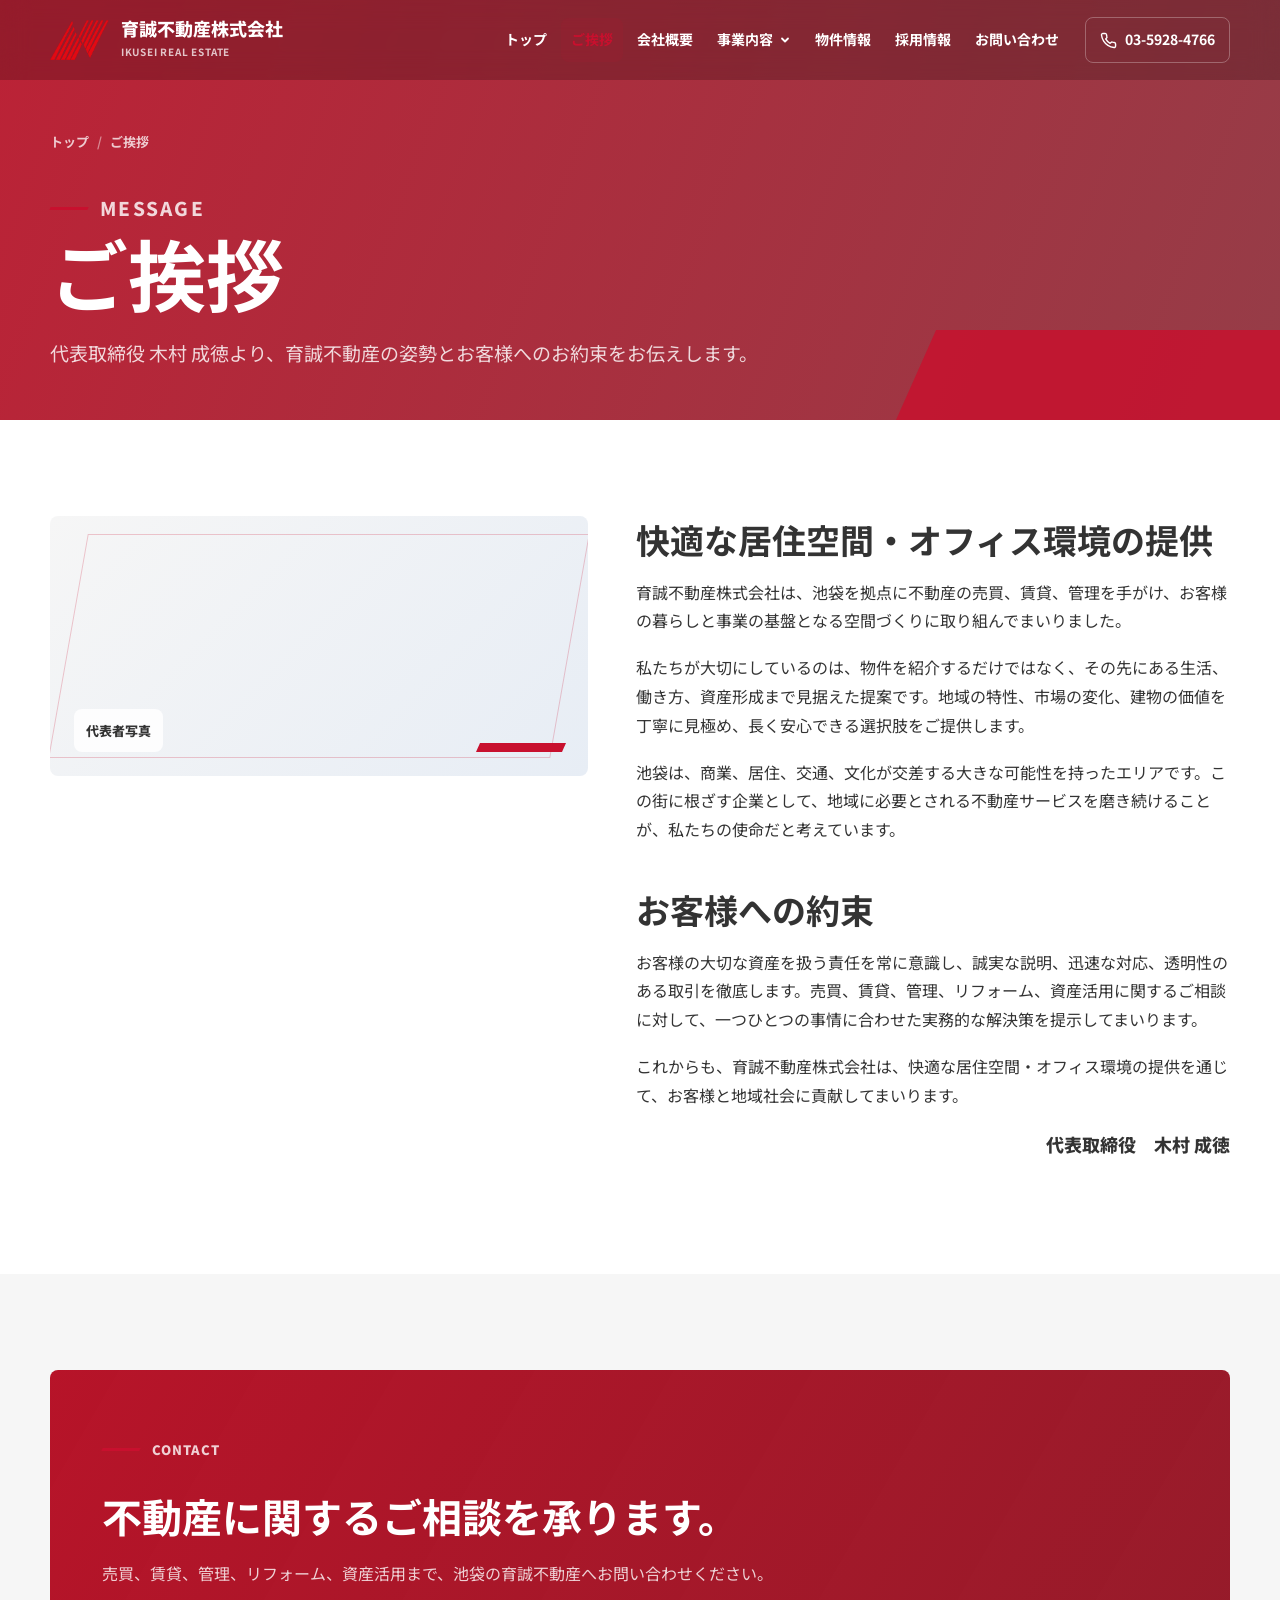
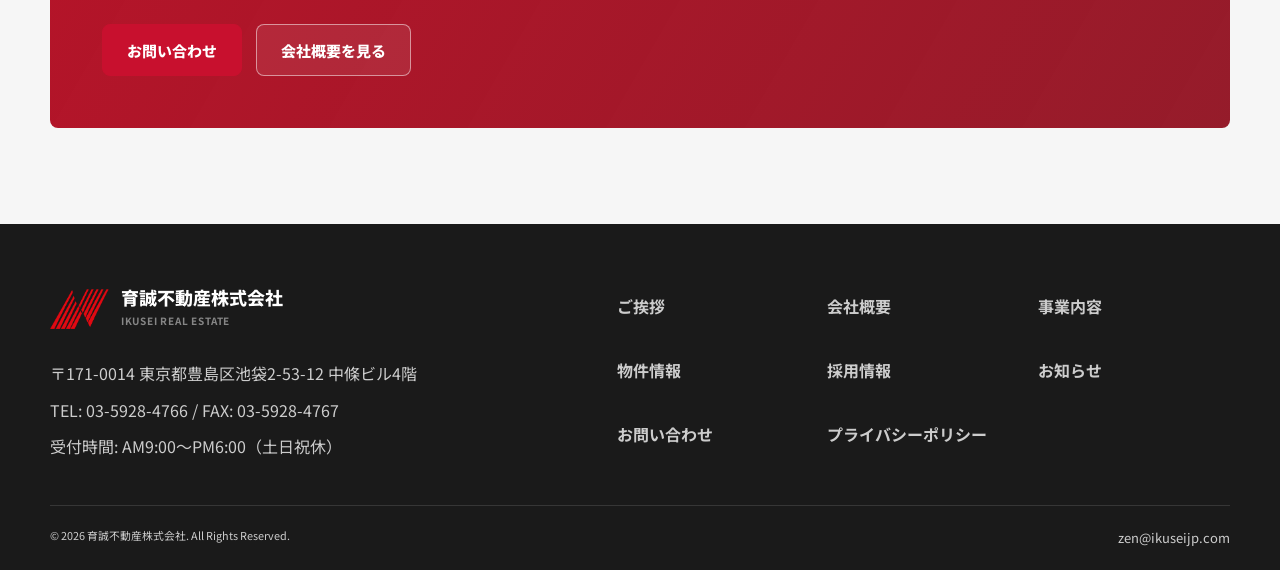
<file: greeting.html>
<!DOCTYPE html>
<html lang="ja">
<head>
  <meta charset="UTF-8">
  <meta name="viewport" content="width=device-width, initial-scale=1.0">
  <meta name="description" content="育誠不動産株式会社 代表取締役 木村成徳からのご挨拶。池袋エリアに根ざし、快適な居住空間とオフィス環境を提供します。">
  <title>ご挨拶 | 育誠不動産株式会社</title>
  <link rel="icon" href="assets/img/favicon.svg" type="image/svg+xml">
  <link rel="preconnect" href="https://fonts.googleapis.com">
  <link rel="preconnect" href="https://fonts.gstatic.com" crossorigin>
  <link href="https://fonts.googleapis.com/css2?family=Noto+Sans+JP:wght@400;500;700;800;900&display=swap" rel="stylesheet">
  <link rel="stylesheet" href="assets/css/style.css">
</head>
<body>
  <header class="site-header">
    <div class="container header-inner">
      <a class="brand" href="index.html" aria-label="育誠不動産株式会社 トップページ">
        <img class="brand-mark" src="assets/img/logo.png" alt="育誠不動産株式会社 ロゴ" width="96" height="40">
        <span><span class="brand-main">育誠不動産株式会社</span><span class="brand-sub">IKUSEI REAL ESTATE</span></span>
      </a>
      <div class="header-actions">
        <nav class="nav-panel" id="globalNav" aria-label="グローバルナビゲーション">
          <ul class="nav-list">
            <li><a class="nav-link" href="index.html">トップ</a></li>
            <li><a class="nav-link is-active" href="greeting.html">ご挨拶</a></li>
            <li><a class="nav-link" href="company.html">会社概要</a></li>
            <li class="has-dropdown">
              <a class="nav-link dropdown-toggle" href="service/index.html" aria-haspopup="true">事業内容<svg width="12" height="12" viewBox="0 0 12 12" aria-hidden="true"><path d="M3 4.5 6 7.5l3-3" fill="none" stroke="currentColor" stroke-width="1.8" stroke-linecap="round" stroke-linejoin="round"></path></svg></a>
              <ul class="dropdown-menu">
                <li><a href="service/index.html">事業内容一覧</a></li>
                <li><a href="service/mansion.html">分譲マンション・戸建</a></li>
                <li><a href="service/rental.html">賃貸管理・仲介</a></li>
                <li><a href="service/reform.html">リフォーム・設備</a></li>
                <li><a href="service/consul.html">コンサルティング・保険</a></li>
              </ul>
            </li>
            <li><a class="nav-link" href="properties.html">物件情報</a></li>
            <li><a class="nav-link" href="recruit.html">採用情報</a></li>
            <li><a class="nav-link" href="contact.html">お問い合わせ</a></li>
          </ul>
        </nav>
        <a class="header-phone" href="tel:0359284766"><svg width="17" height="17" viewBox="0 0 24 24" aria-hidden="true"><path d="M22 16.92v3a2 2 0 0 1-2.18 2 19.8 19.8 0 0 1-8.63-3.07 19.5 19.5 0 0 1-6-6A19.8 19.8 0 0 1 2.12 4.18 2 2 0 0 1 4.11 2h3a2 2 0 0 1 2 1.72c.12.9.33 1.77.62 2.6a2 2 0 0 1-.45 2.11L8 9.71a16 16 0 0 0 6.29 6.29l1.28-1.28a2 2 0 0 1 2.11-.45c.83.29 1.7.5 2.6.62A2 2 0 0 1 22 16.92Z" fill="none" stroke="currentColor" stroke-width="2" stroke-linecap="round" stroke-linejoin="round"></path></svg>03-5928-4766</a>
        <button class="menu-toggle" type="button" aria-controls="globalNav" aria-expanded="false" aria-label="メニューを開閉"><span class="menu-icon"></span></button>
      </div>
    </div>
  </header>

  <main>
    <section class="page-hero">
      <div class="container fade-in">
        <ol class="breadcrumb">
          <li><a href="index.html">トップ</a></li>
          <li>ご挨拶</li>
        </ol>
        <p class="eyebrow">Message</p>
        <h1>ご挨拶</h1>
        <p>代表取締役 木村 成徳より、育誠不動産の姿勢とお客様へのお約束をお伝えします。</p>
      </div>
    </section>

    <section class="section">
      <div class="container profile-layout">
        <div class="placeholder-portrait fade-in">
          <!-- [PLACEHOLDER: 代表者写真] 後で実際の写真に差替 -->
          <span class="placeholder-label">代表者写真</span>
        </div>
        <article class="prose fade-in">
          <h2>快適な居住空間・オフィス環境の提供</h2>
          <p>育誠不動産株式会社は、池袋を拠点に不動産の売買、賃貸、管理を手がけ、お客様の暮らしと事業の基盤となる空間づくりに取り組んでまいりました。</p>
          <p>私たちが大切にしているのは、物件を紹介するだけではなく、その先にある生活、働き方、資産形成まで見据えた提案です。地域の特性、市場の変化、建物の価値を丁寧に見極め、長く安心できる選択肢をご提供します。</p>
          <p>池袋は、商業、居住、交通、文化が交差する大きな可能性を持ったエリアです。この街に根ざす企業として、地域に必要とされる不動産サービスを磨き続けることが、私たちの使命だと考えています。</p>
          <h2>お客様への約束</h2>
          <p>お客様の大切な資産を扱う責任を常に意識し、誠実な説明、迅速な対応、透明性のある取引を徹底します。売買、賃貸、管理、リフォーム、資産活用に関するご相談に対して、一つひとつの事情に合わせた実務的な解決策を提示してまいります。</p>
          <p>これからも、育誠不動産株式会社は、快適な居住空間・オフィス環境の提供を通じて、お客様と地域社会に貢献してまいります。</p>
          <p class="signature">代表取締役　木村 成徳</p>
        </article>
      </div>
    </section>

    <section class="section section--muted">
      <div class="container">
        <div class="cta-band fade-in">
          <p class="section-kicker">Contact</p>
          <h2>不動産に関するご相談を承ります。</h2>
          <p>売買、賃貸、管理、リフォーム、資産活用まで、池袋の育誠不動産へお問い合わせください。</p>
          <div class="hero-actions">
            <a class="btn btn-primary" href="contact.html">お問い合わせ</a>
            <a class="btn btn-outline" href="company.html">会社概要を見る</a>
          </div>
        </div>
      </div>
    </section>
  </main>

  <footer class="site-footer">
    <div class="container footer-main">
      <div>
        <a class="brand footer-brand" href="index.html" aria-label="育誠不動産株式会社 トップページ">
          <img class="brand-mark" src="assets/img/logo.png" alt="育誠不動産株式会社 ロゴ" width="96" height="40">
          <span><span class="brand-main">育誠不動産株式会社</span><span class="brand-sub">IKUSEI REAL ESTATE</span></span>
        </a>
        <ul class="footer-info">
          <li>〒171-0014 東京都豊島区池袋2-53-12 中條ビル4階</li>
          <li>TEL: 03-5928-4766 / FAX: 03-5928-4767</li>
          <li>受付時間: AM9:00〜PM6:00（土日祝休）</li>
        </ul>
      </div>
      <ul class="footer-nav">
        <li><a href="greeting.html">ご挨拶</a></li>
        <li><a href="company.html">会社概要</a></li>
        <li><a href="service/index.html">事業内容</a></li>
        <li><a href="properties.html">物件情報</a></li>
        <li><a href="recruit.html">採用情報</a></li>
        <li><a href="news.html">お知らせ</a></li>
        <li><a href="contact.html">お問い合わせ</a></li>
        <li><a href="policy.html">プライバシーポリシー</a></li>
      </ul>
    </div>
    <div class="container footer-bottom">
      <small>&copy; 2026 育誠不動産株式会社. All Rights Reserved.</small>
      <a href="mailto:zen@ikuseijp.com">zen@ikuseijp.com</a>
    </div>
  </footer>

  <script src="assets/js/main.js"></script>
</body>
</html>
</file>
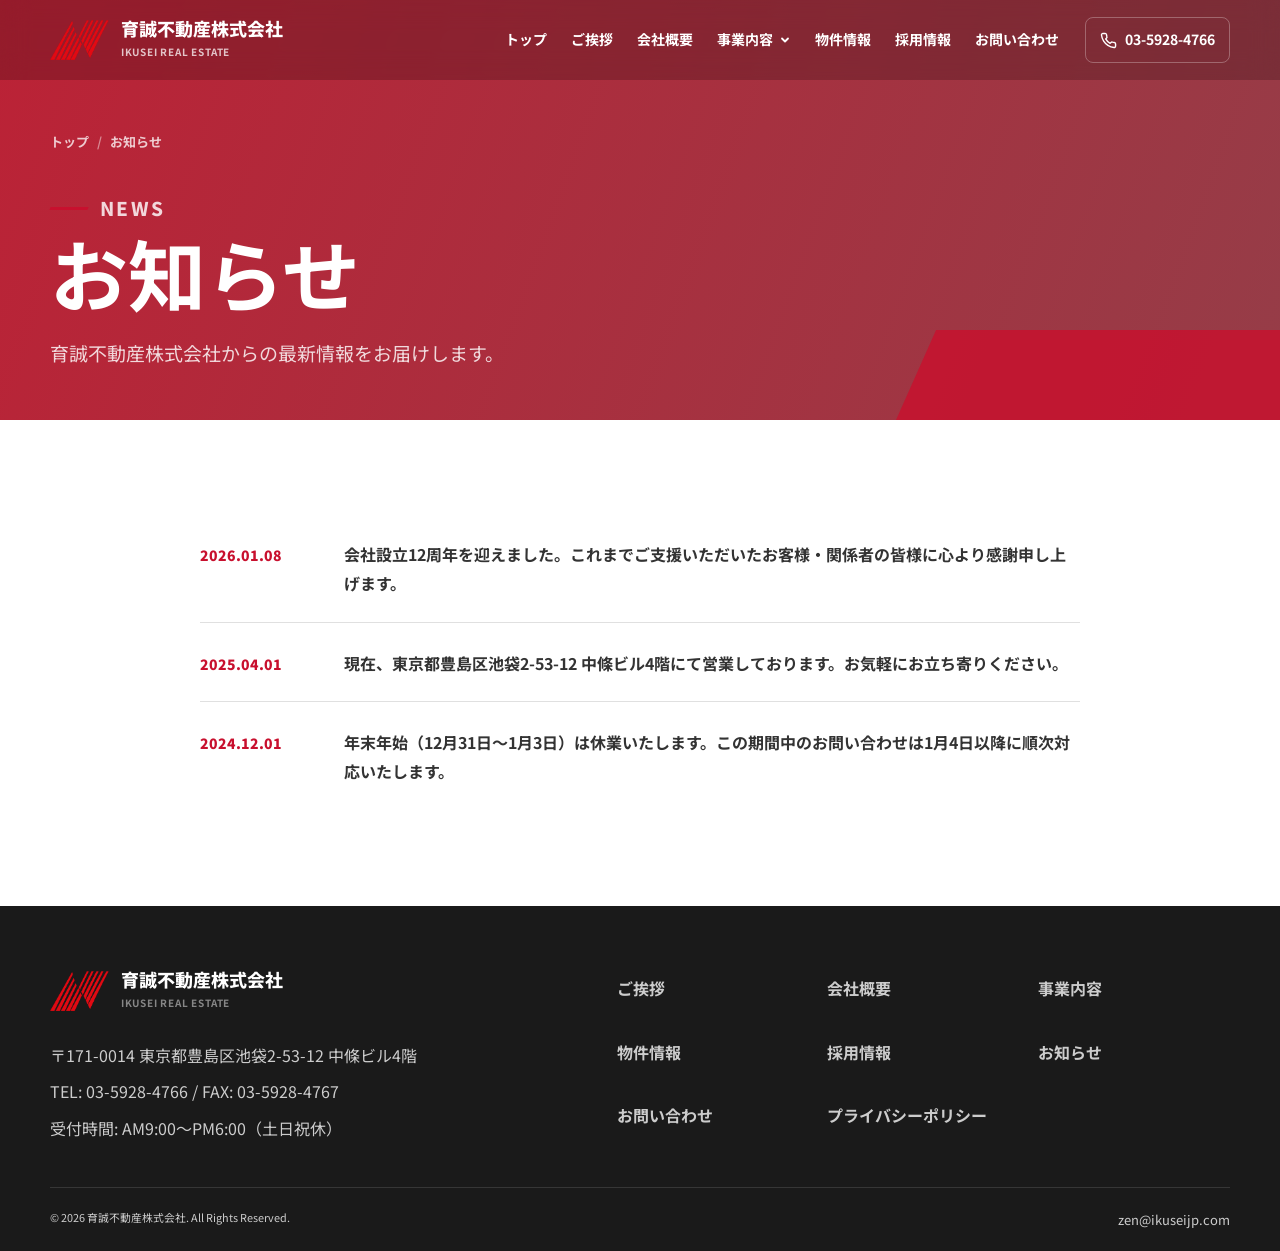
<file: news.html>
<!DOCTYPE html>
<html lang="ja">
<head>
  <meta charset="UTF-8">
  <meta name="viewport" content="width=device-width, initial-scale=1.0">
  <meta name="description" content="育誠不動産株式会社からのお知らせ・最新情報をご確認いただけます。">
  <title>お知らせ | 育誠不動産株式会社</title>
  <link rel="icon" href="assets/img/favicon.svg" type="image/svg+xml">
  <link rel="preconnect" href="https://fonts.googleapis.com">
  <link rel="preconnect" href="https://fonts.gstatic.com" crossorigin>
  <link href="https://fonts.googleapis.com/css2?family=Noto+Sans+JP:wght@400;500;700;800;900&display=swap" rel="stylesheet">
  <link rel="stylesheet" href="assets/css/style.css">
  <style>
    .news-list { display: grid; gap: 2px; }
    .news-item {
      display: grid;
      grid-template-columns: 120px 1fr;
      gap: 24px;
      align-items: baseline;
      padding: 24px 0;
      border-bottom: 1px solid var(--color-border);
      transition: color 0.2s ease;
    }
    .news-item:last-child { border-bottom: 0; }
    .news-item:hover { color: var(--color-primary); }
    .news-item time { color: var(--color-primary); font-weight: 900; font-size: 14px; }
    .news-item p { margin: 0; font-weight: 700; }
    @media (max-width: 479px) {
      .news-item { grid-template-columns: 1fr; gap: 6px; }
    }
  </style>
</head>
<body>
  <header class="site-header">
    <div class="container header-inner">
      <a class="brand" href="index.html" aria-label="育誠不動産株式会社 トップページ">
        <img class="brand-mark" src="assets/img/logo.png" alt="育誠不動産株式会社 ロゴ" width="96" height="40">
        <span><span class="brand-main">育誠不動産株式会社</span><span class="brand-sub">IKUSEI REAL ESTATE</span></span>
      </a>
      <div class="header-actions">
        <nav class="nav-panel" id="globalNav" aria-label="グローバルナビゲーション">
          <ul class="nav-list">
            <li><a class="nav-link" href="index.html">トップ</a></li>
            <li><a class="nav-link" href="greeting.html">ご挨拶</a></li>
            <li><a class="nav-link" href="company.html">会社概要</a></li>
            <li class="has-dropdown">
              <a class="nav-link dropdown-toggle" href="service/index.html" aria-haspopup="true">事業内容<svg width="12" height="12" viewBox="0 0 12 12" aria-hidden="true"><path d="M3 4.5 6 7.5l3-3" fill="none" stroke="currentColor" stroke-width="1.8" stroke-linecap="round" stroke-linejoin="round"></path></svg></a>
              <ul class="dropdown-menu">
                <li><a href="service/index.html">事業内容一覧</a></li>
                <li><a href="service/mansion.html">分譲マンション・戸建</a></li>
                <li><a href="service/rental.html">賃貸管理・仲介</a></li>
                <li><a href="service/reform.html">リフォーム・設備</a></li>
                <li><a href="service/consul.html">コンサルティング・保険</a></li>
              </ul>
            </li>
            <li><a class="nav-link" href="properties.html">物件情報</a></li>
            <li><a class="nav-link" href="recruit.html">採用情報</a></li>
            <li><a class="nav-link" href="contact.html">お問い合わせ</a></li>
          </ul>
        </nav>
        <a class="header-phone" href="tel:0359284766"><svg width="17" height="17" viewBox="0 0 24 24" aria-hidden="true"><path d="M22 16.92v3a2 2 0 0 1-2.18 2 19.8 19.8 0 0 1-8.63-3.07 19.5 19.5 0 0 1-6-6A19.8 19.8 0 0 1 2.12 4.18 2 2 0 0 1 4.11 2h3a2 2 0 0 1 2 1.72c.12.9.33 1.77.62 2.6a2 2 0 0 1-.45 2.11L8 9.71a16 16 0 0 0 6.29 6.29l1.28-1.28a2 2 0 0 1 2.11-.45c.83.29 1.7.5 2.6.62A2 2 0 0 1 22 16.92Z" fill="none" stroke="currentColor" stroke-width="2" stroke-linecap="round" stroke-linejoin="round"></path></svg>03-5928-4766</a>
        <button class="menu-toggle" type="button" aria-controls="globalNav" aria-expanded="false" aria-label="メニューを開閉"><span class="menu-icon"></span></button>
      </div>
    </div>
  </header>

  <main>
    <section class="page-hero">
      <div class="container fade-in">
        <ol class="breadcrumb">
          <li><a href="index.html">トップ</a></li>
          <li>お知らせ</li>
        </ol>
        <p class="eyebrow">News</p>
        <h1>お知らせ</h1>
        <p>育誠不動産株式会社からの最新情報をお届けします。</p>
      </div>
    </section>

    <section class="section">
      <div class="container content-narrow">
        <!-- [PLACEHOLDER: 新しいお知らせを追加する際は .news-item を複製し、日付・内容を更新してください] -->
        <div class="news-list fade-in">
          <div class="news-item">
            <time datetime="2026-01-08">2026.01.08</time>
            <p>会社設立12周年を迎えました。これまでご支援いただいたお客様・関係者の皆様に心より感謝申し上げます。</p>
          </div>
          <div class="news-item">
            <time datetime="2025-04-01">2025.04.01</time>
            <p>現在、東京都豊島区池袋2-53-12 中條ビル4階にて営業しております。お気軽にお立ち寄りください。</p>
          </div>
          <div class="news-item">
            <time datetime="2024-12-01">2024.12.01</time>
            <p>年末年始（12月31日〜1月3日）は休業いたします。この期間中のお問い合わせは1月4日以降に順次対応いたします。</p>
          </div>
        </div>
      </div>
    </section>
  </main>

  <footer class="site-footer">
    <div class="container footer-main">
      <div>
        <a class="brand footer-brand" href="index.html" aria-label="育誠不動産株式会社 トップページ">
          <img class="brand-mark" src="assets/img/logo.png" alt="育誠不動産株式会社 ロゴ" width="96" height="40">
          <span><span class="brand-main">育誠不動産株式会社</span><span class="brand-sub">IKUSEI REAL ESTATE</span></span>
        </a>
        <ul class="footer-info">
          <li>〒171-0014 東京都豊島区池袋2-53-12 中條ビル4階</li>
          <li>TEL: 03-5928-4766 / FAX: 03-5928-4767</li>
          <li>受付時間: AM9:00〜PM6:00（土日祝休）</li>
        </ul>
      </div>
      <ul class="footer-nav">
        <li><a href="greeting.html">ご挨拶</a></li>
        <li><a href="company.html">会社概要</a></li>
        <li><a href="service/index.html">事業内容</a></li>
        <li><a href="properties.html">物件情報</a></li>
        <li><a href="recruit.html">採用情報</a></li>
        <li><a href="news.html">お知らせ</a></li>
        <li><a href="contact.html">お問い合わせ</a></li>
        <li><a href="policy.html">プライバシーポリシー</a></li>
      </ul>
    </div>
    <div class="container footer-bottom">
      <small>&copy; 2026 育誠不動産株式会社. All Rights Reserved.</small>
      <a href="mailto:zen@ikuseijp.com">zen@ikuseijp.com</a>
    </div>
  </footer>

  <script src="assets/js/main.js"></script>
</body>
</html>
</file>
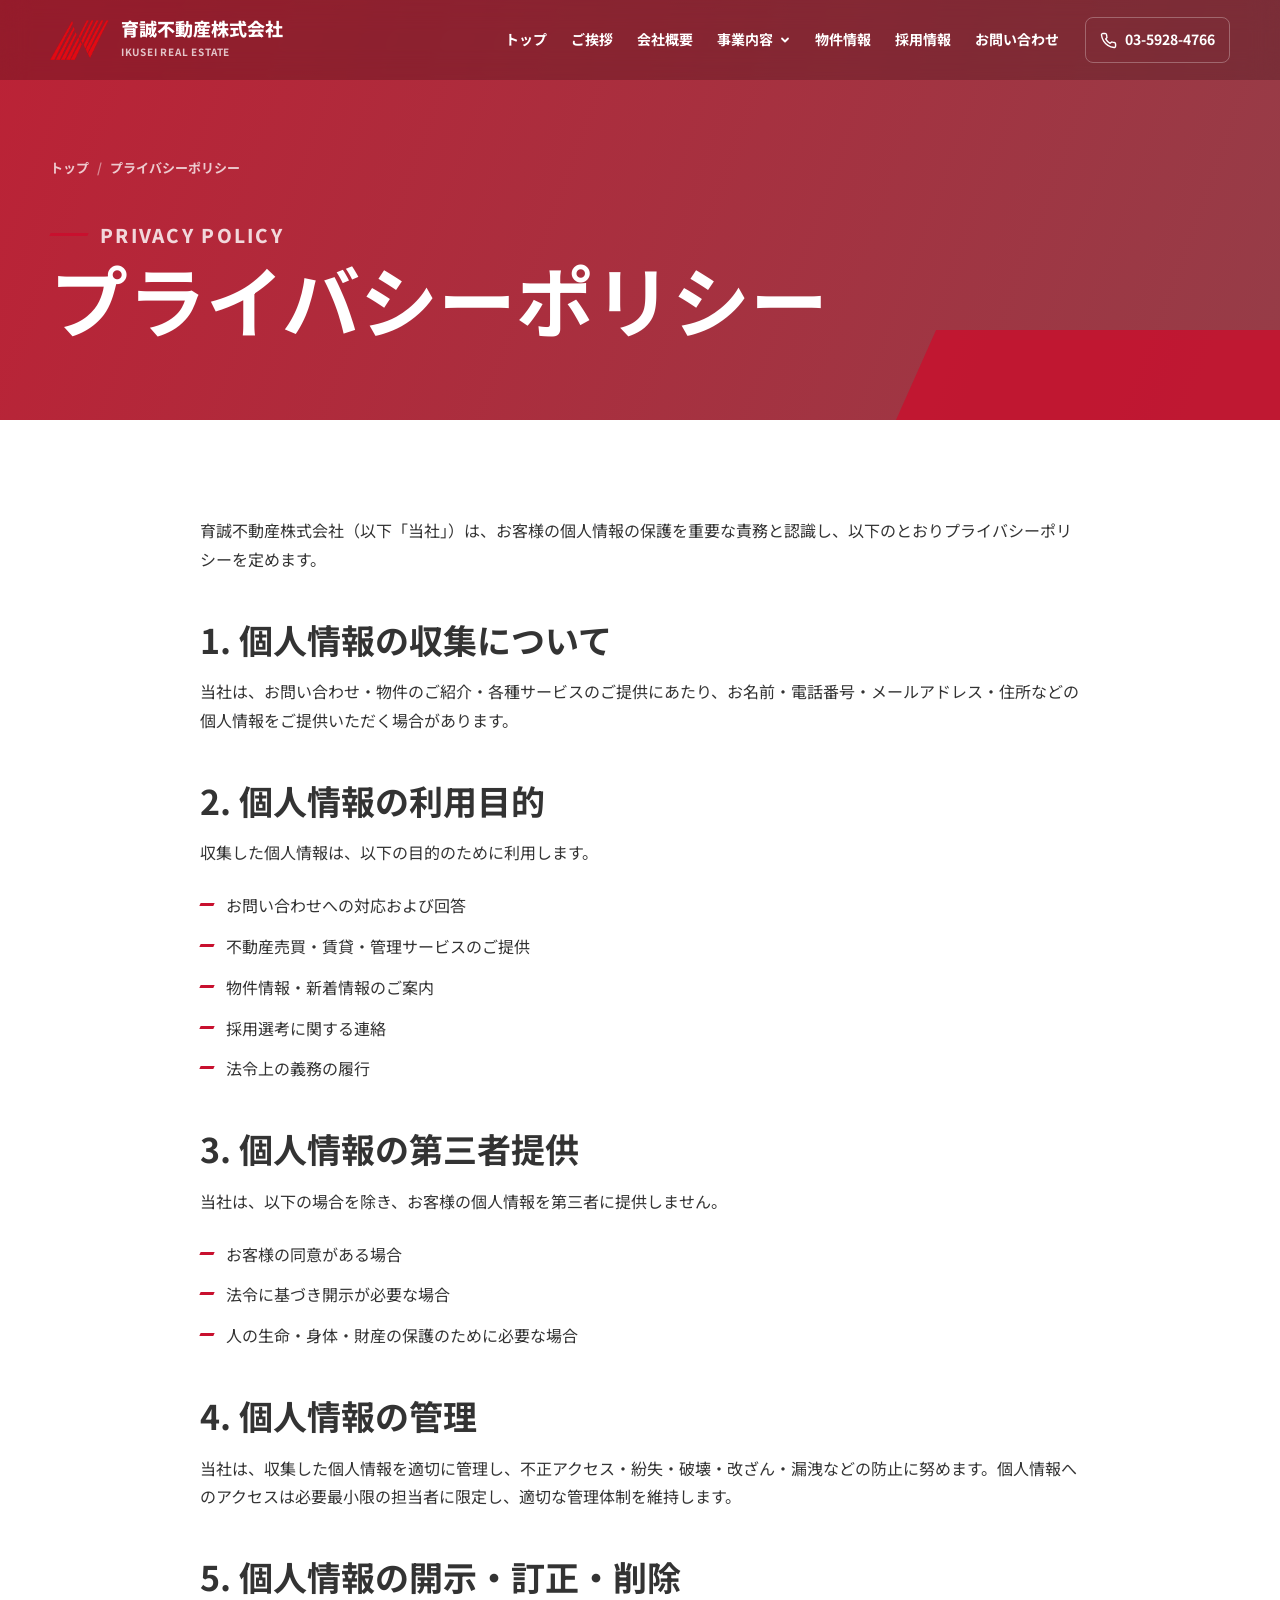
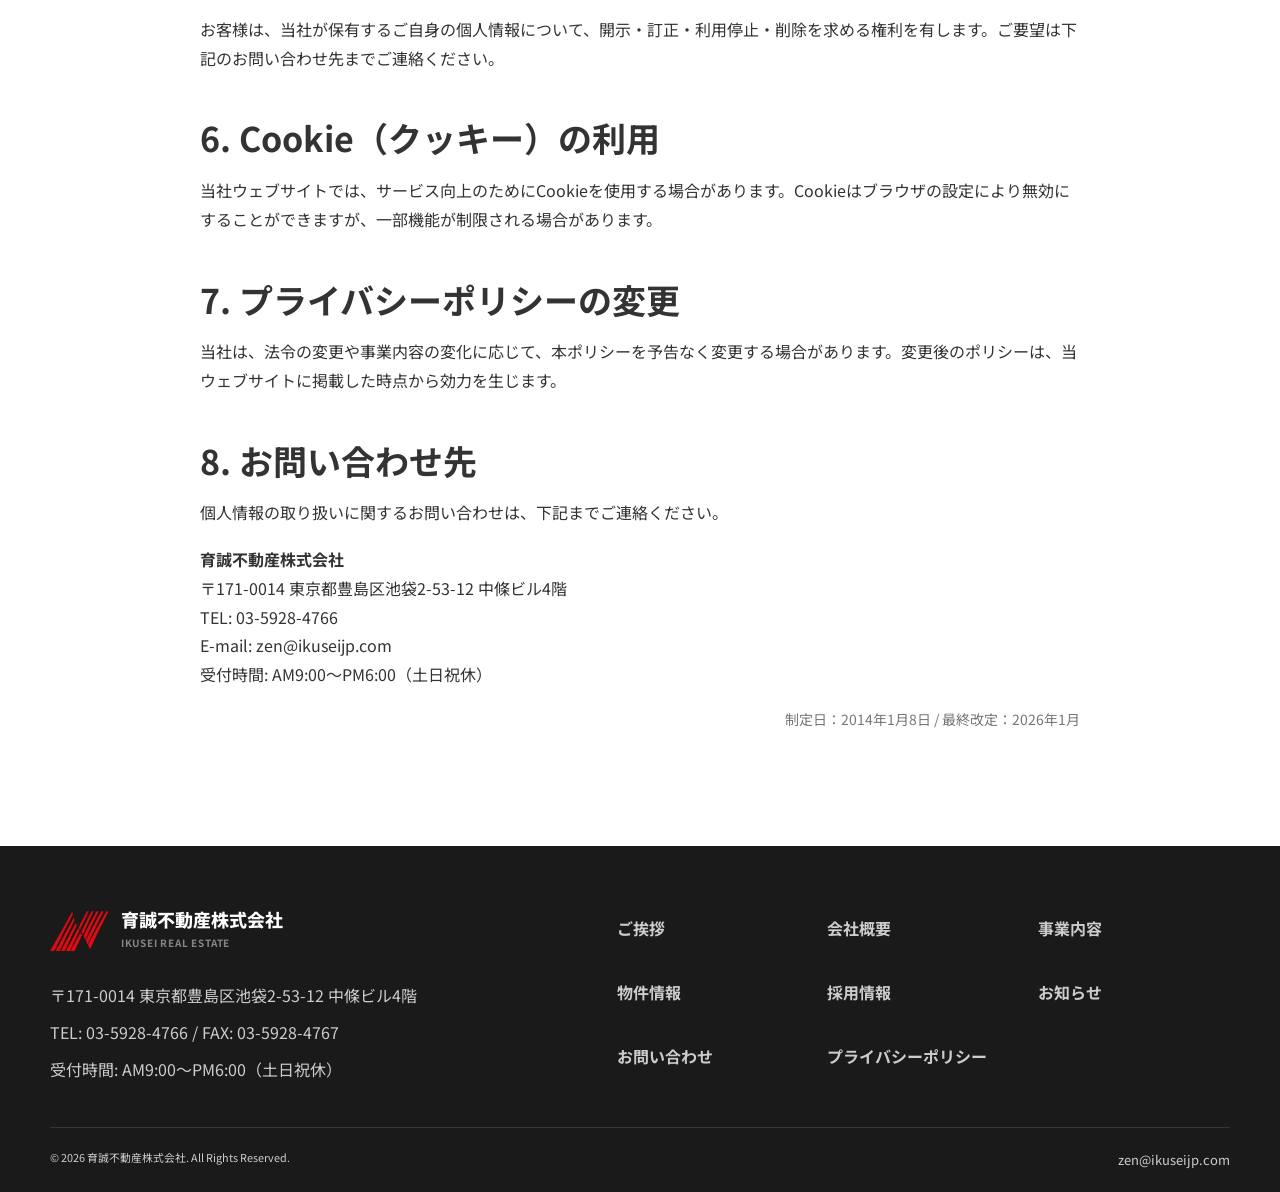
<file: policy.html>
<!DOCTYPE html>
<html lang="ja">
<head>
  <meta charset="UTF-8">
  <meta name="viewport" content="width=device-width, initial-scale=1.0">
  <meta name="description" content="育誠不動産株式会社のプライバシーポリシー。個人情報の取り扱いについてご説明します。">
  <title>プライバシーポリシー | 育誠不動産株式会社</title>
  <link rel="icon" href="assets/img/favicon.svg" type="image/svg+xml">
  <link rel="preconnect" href="https://fonts.googleapis.com">
  <link rel="preconnect" href="https://fonts.gstatic.com" crossorigin>
  <link href="https://fonts.googleapis.com/css2?family=Noto+Sans+JP:wght@400;500;700;800;900&display=swap" rel="stylesheet">
  <link rel="stylesheet" href="assets/css/style.css">
</head>
<body>
  <header class="site-header">
    <div class="container header-inner">
      <a class="brand" href="index.html" aria-label="育誠不動産株式会社 トップページ">
        <img class="brand-mark" src="assets/img/logo.png" alt="育誠不動産株式会社 ロゴ" width="96" height="40">
        <span><span class="brand-main">育誠不動産株式会社</span><span class="brand-sub">IKUSEI REAL ESTATE</span></span>
      </a>
      <div class="header-actions">
        <nav class="nav-panel" id="globalNav" aria-label="グローバルナビゲーション">
          <ul class="nav-list">
            <li><a class="nav-link" href="index.html">トップ</a></li>
            <li><a class="nav-link" href="greeting.html">ご挨拶</a></li>
            <li><a class="nav-link" href="company.html">会社概要</a></li>
            <li class="has-dropdown">
              <a class="nav-link dropdown-toggle" href="service/index.html" aria-haspopup="true">事業内容<svg width="12" height="12" viewBox="0 0 12 12" aria-hidden="true"><path d="M3 4.5 6 7.5l3-3" fill="none" stroke="currentColor" stroke-width="1.8" stroke-linecap="round" stroke-linejoin="round"></path></svg></a>
              <ul class="dropdown-menu">
                <li><a href="service/index.html">事業内容一覧</a></li>
                <li><a href="service/mansion.html">分譲マンション・戸建</a></li>
                <li><a href="service/rental.html">賃貸管理・仲介</a></li>
                <li><a href="service/reform.html">リフォーム・設備</a></li>
                <li><a href="service/consul.html">コンサルティング・保険</a></li>
              </ul>
            </li>
            <li><a class="nav-link" href="properties.html">物件情報</a></li>
            <li><a class="nav-link" href="recruit.html">採用情報</a></li>
            <li><a class="nav-link" href="contact.html">お問い合わせ</a></li>
          </ul>
        </nav>
        <a class="header-phone" href="tel:0359284766"><svg width="17" height="17" viewBox="0 0 24 24" aria-hidden="true"><path d="M22 16.92v3a2 2 0 0 1-2.18 2 19.8 19.8 0 0 1-8.63-3.07 19.5 19.5 0 0 1-6-6A19.8 19.8 0 0 1 2.12 4.18 2 2 0 0 1 4.11 2h3a2 2 0 0 1 2 1.72c.12.9.33 1.77.62 2.6a2 2 0 0 1-.45 2.11L8 9.71a16 16 0 0 0 6.29 6.29l1.28-1.28a2 2 0 0 1 2.11-.45c.83.29 1.7.5 2.6.62A2 2 0 0 1 22 16.92Z" fill="none" stroke="currentColor" stroke-width="2" stroke-linecap="round" stroke-linejoin="round"></path></svg>03-5928-4766</a>
        <button class="menu-toggle" type="button" aria-controls="globalNav" aria-expanded="false" aria-label="メニューを開閉"><span class="menu-icon"></span></button>
      </div>
    </div>
  </header>

  <main>
    <section class="page-hero">
      <div class="container fade-in">
        <ol class="breadcrumb">
          <li><a href="index.html">トップ</a></li>
          <li>プライバシーポリシー</li>
        </ol>
        <p class="eyebrow">Privacy Policy</p>
        <h1>プライバシーポリシー</h1>
      </div>
    </section>

    <section class="section">
      <div class="container content-narrow">
        <article class="prose fade-in">
          <p>育誠不動産株式会社（以下「当社」）は、お客様の個人情報の保護を重要な責務と認識し、以下のとおりプライバシーポリシーを定めます。</p>

          <h2>1. 個人情報の収集について</h2>
          <p>当社は、お問い合わせ・物件のご紹介・各種サービスのご提供にあたり、お名前・電話番号・メールアドレス・住所などの個人情報をご提供いただく場合があります。</p>

          <h2>2. 個人情報の利用目的</h2>
          <p>収集した個人情報は、以下の目的のために利用します。</p>
          <ul class="check-list">
            <li>お問い合わせへの対応および回答</li>
            <li>不動産売買・賃貸・管理サービスのご提供</li>
            <li>物件情報・新着情報のご案内</li>
            <li>採用選考に関する連絡</li>
            <li>法令上の義務の履行</li>
          </ul>

          <h2>3. 個人情報の第三者提供</h2>
          <p>当社は、以下の場合を除き、お客様の個人情報を第三者に提供しません。</p>
          <ul class="check-list">
            <li>お客様の同意がある場合</li>
            <li>法令に基づき開示が必要な場合</li>
            <li>人の生命・身体・財産の保護のために必要な場合</li>
          </ul>

          <h2>4. 個人情報の管理</h2>
          <p>当社は、収集した個人情報を適切に管理し、不正アクセス・紛失・破壊・改ざん・漏洩などの防止に努めます。個人情報へのアクセスは必要最小限の担当者に限定し、適切な管理体制を維持します。</p>

          <h2>5. 個人情報の開示・訂正・削除</h2>
          <p>お客様は、当社が保有するご自身の個人情報について、開示・訂正・利用停止・削除を求める権利を有します。ご要望は下記のお問い合わせ先までご連絡ください。</p>

          <h2>6. Cookie（クッキー）の利用</h2>
          <p>当社ウェブサイトでは、サービス向上のためにCookieを使用する場合があります。Cookieはブラウザの設定により無効にすることができますが、一部機能が制限される場合があります。</p>

          <h2>7. プライバシーポリシーの変更</h2>
          <p>当社は、法令の変更や事業内容の変化に応じて、本ポリシーを予告なく変更する場合があります。変更後のポリシーは、当ウェブサイトに掲載した時点から効力を生じます。</p>

          <h2>8. お問い合わせ先</h2>
          <p>個人情報の取り扱いに関するお問い合わせは、下記までご連絡ください。</p>
          <p>
            <strong>育誠不動産株式会社</strong><br>
            〒171-0014 東京都豊島区池袋2-53-12 中條ビル4階<br>
            TEL: 03-5928-4766<br>
            E-mail: <a href="mailto:zen@ikuseijp.com">zen@ikuseijp.com</a><br>
            受付時間: AM9:00〜PM6:00（土日祝休）
          </p>

          <p style="text-align:right;color:var(--color-muted);font-size:14px;">制定日：2014年1月8日 / 最終改定：2026年1月</p>
        </article>
      </div>
    </section>
  </main>

  <footer class="site-footer">
    <div class="container footer-main">
      <div>
        <a class="brand footer-brand" href="index.html" aria-label="育誠不動産株式会社 トップページ">
          <img class="brand-mark" src="assets/img/logo.png" alt="育誠不動産株式会社 ロゴ" width="96" height="40">
          <span><span class="brand-main">育誠不動産株式会社</span><span class="brand-sub">IKUSEI REAL ESTATE</span></span>
        </a>
        <ul class="footer-info">
          <li>〒171-0014 東京都豊島区池袋2-53-12 中條ビル4階</li>
          <li>TEL: 03-5928-4766 / FAX: 03-5928-4767</li>
          <li>受付時間: AM9:00〜PM6:00（土日祝休）</li>
        </ul>
      </div>
      <ul class="footer-nav">
        <li><a href="greeting.html">ご挨拶</a></li>
        <li><a href="company.html">会社概要</a></li>
        <li><a href="service/index.html">事業内容</a></li>
        <li><a href="properties.html">物件情報</a></li>
        <li><a href="recruit.html">採用情報</a></li>
        <li><a href="news.html">お知らせ</a></li>
        <li><a href="contact.html">お問い合わせ</a></li>
        <li><a href="policy.html">プライバシーポリシー</a></li>
      </ul>
    </div>
    <div class="container footer-bottom">
      <small>&copy; 2026 育誠不動産株式会社. All Rights Reserved.</small>
      <a href="mailto:zen@ikuseijp.com">zen@ikuseijp.com</a>
    </div>
  </footer>

  <script src="assets/js/main.js"></script>
</body>
</html>
</file>
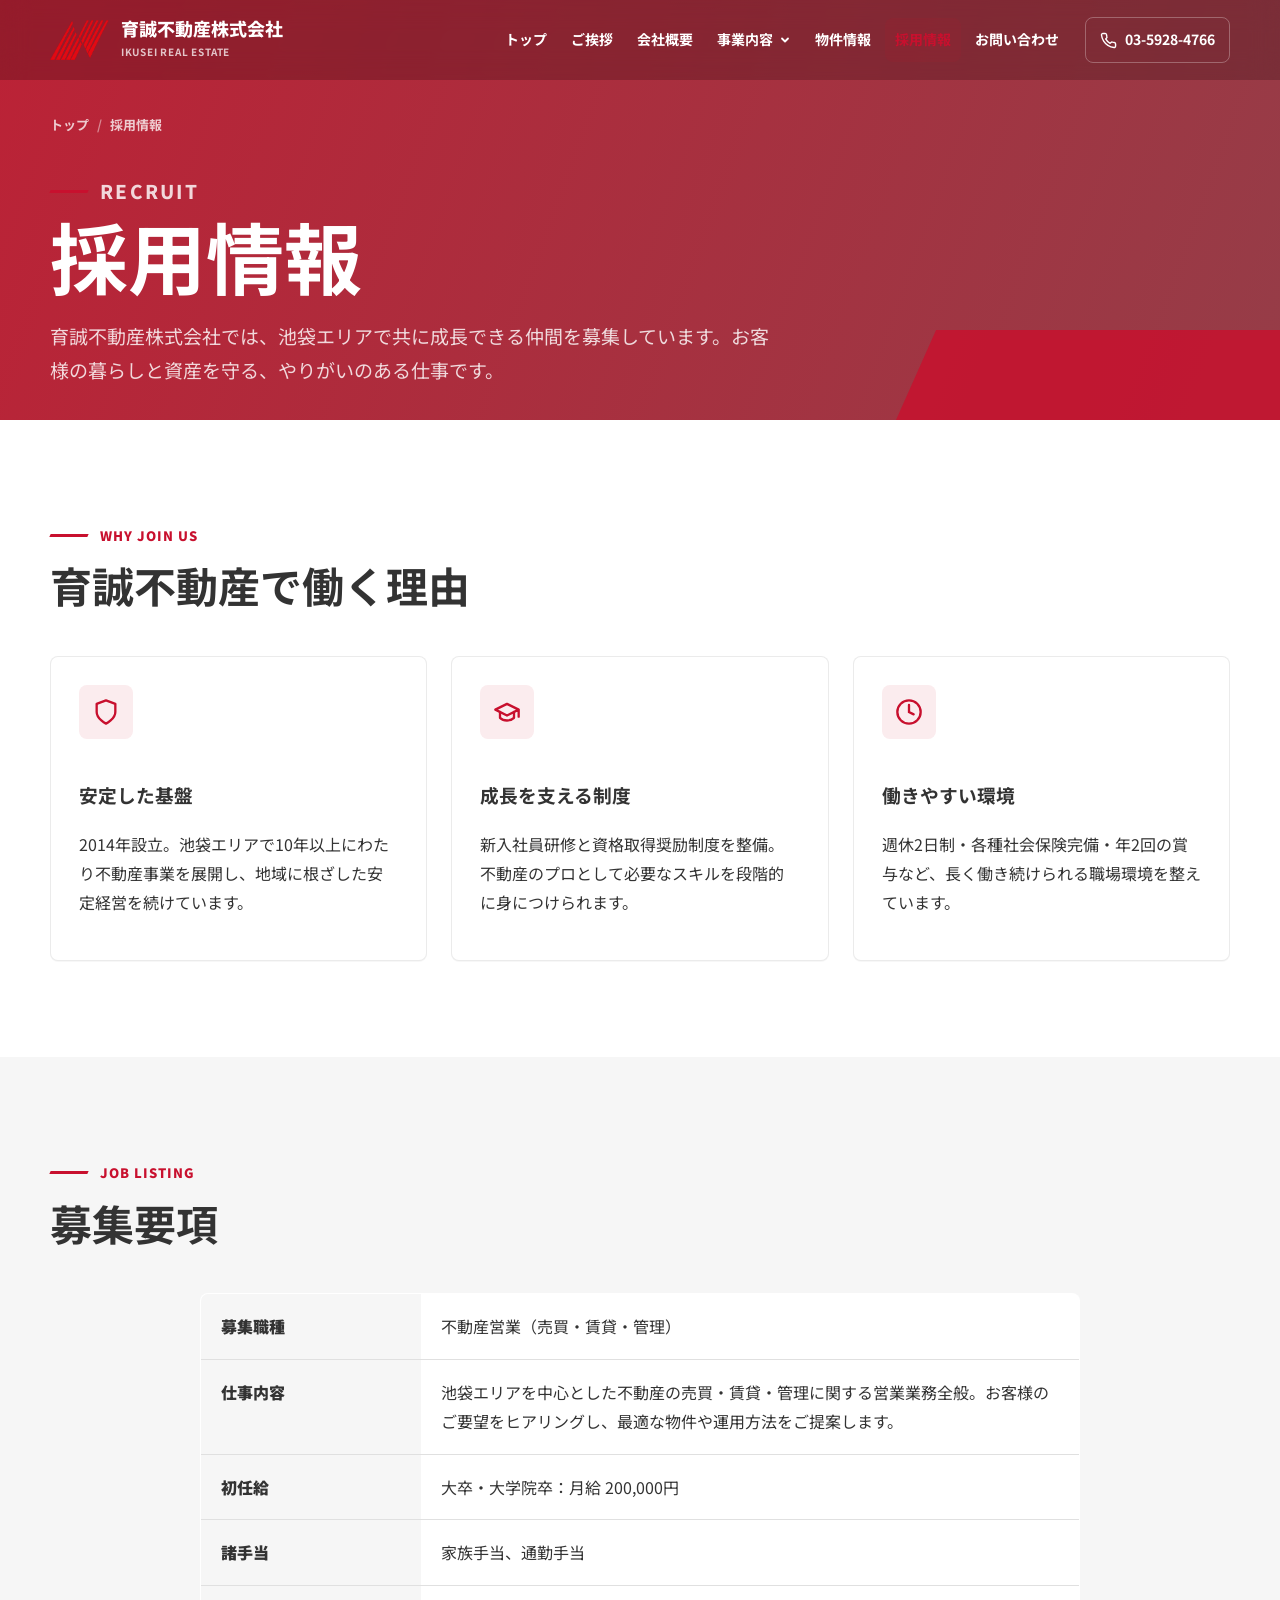
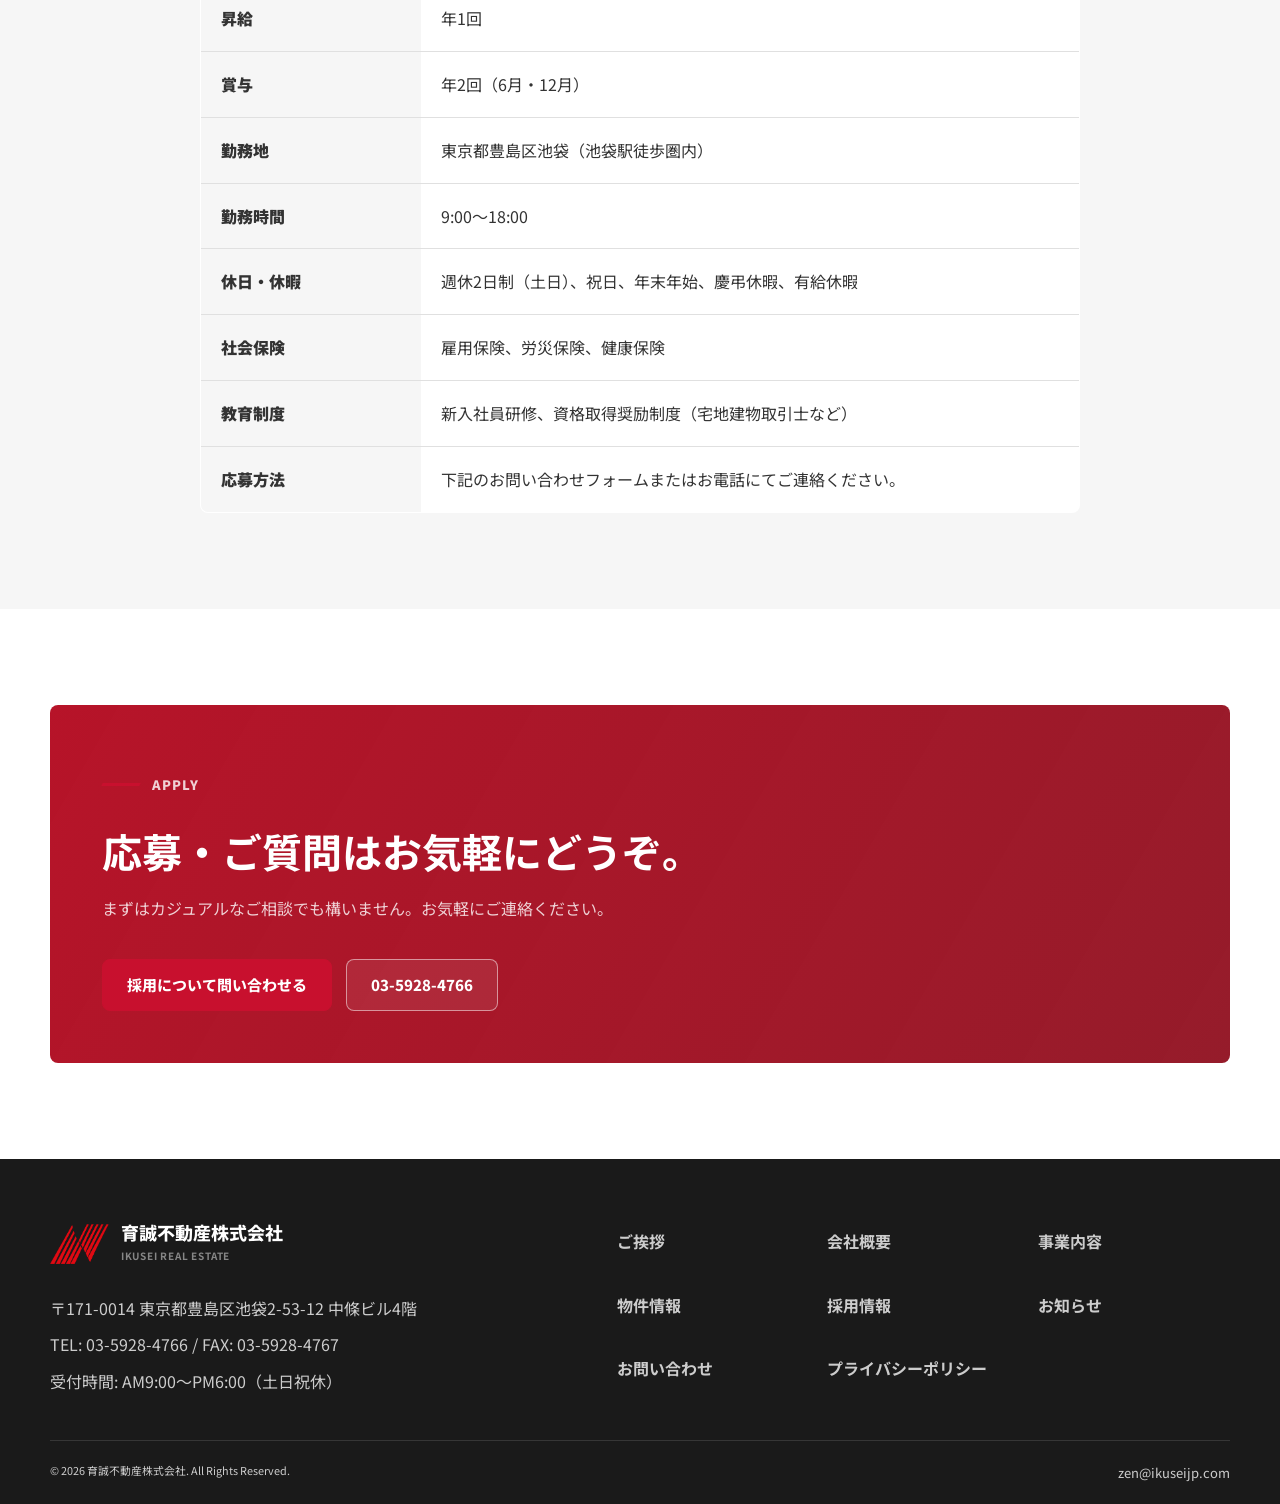
<file: recruit.html>
<!DOCTYPE html>
<html lang="ja">
<head>
  <meta charset="UTF-8">
  <meta name="viewport" content="width=device-width, initial-scale=1.0">
  <meta name="description" content="育誠不動産株式会社の採用情報。不動産営業スタッフを募集しています。池袋エリアで活躍しませんか。">
  <title>採用情報 | 育誠不動産株式会社</title>
  <link rel="icon" href="assets/img/favicon.svg" type="image/svg+xml">
  <link rel="preconnect" href="https://fonts.googleapis.com">
  <link rel="preconnect" href="https://fonts.gstatic.com" crossorigin>
  <link href="https://fonts.googleapis.com/css2?family=Noto+Sans+JP:wght@400;500;700;800;900&display=swap" rel="stylesheet">
  <link rel="stylesheet" href="assets/css/style.css">
</head>
<body>
  <header class="site-header">
    <div class="container header-inner">
      <a class="brand" href="index.html" aria-label="育誠不動産株式会社 トップページ">
        <img class="brand-mark" src="assets/img/logo.png" alt="育誠不動産株式会社 ロゴ" width="96" height="40">
        <span><span class="brand-main">育誠不動産株式会社</span><span class="brand-sub">IKUSEI REAL ESTATE</span></span>
      </a>
      <div class="header-actions">
        <nav class="nav-panel" id="globalNav" aria-label="グローバルナビゲーション">
          <ul class="nav-list">
            <li><a class="nav-link" href="index.html">トップ</a></li>
            <li><a class="nav-link" href="greeting.html">ご挨拶</a></li>
            <li><a class="nav-link" href="company.html">会社概要</a></li>
            <li class="has-dropdown">
              <a class="nav-link dropdown-toggle" href="service/index.html" aria-haspopup="true">事業内容<svg width="12" height="12" viewBox="0 0 12 12" aria-hidden="true"><path d="M3 4.5 6 7.5l3-3" fill="none" stroke="currentColor" stroke-width="1.8" stroke-linecap="round" stroke-linejoin="round"></path></svg></a>
              <ul class="dropdown-menu">
                <li><a href="service/index.html">事業内容一覧</a></li>
                <li><a href="service/mansion.html">分譲マンション・戸建</a></li>
                <li><a href="service/rental.html">賃貸管理・仲介</a></li>
                <li><a href="service/reform.html">リフォーム・設備</a></li>
                <li><a href="service/consul.html">コンサルティング・保険</a></li>
              </ul>
            </li>
            <li><a class="nav-link" href="properties.html">物件情報</a></li>
            <li><a class="nav-link is-active" href="recruit.html">採用情報</a></li>
            <li><a class="nav-link" href="contact.html">お問い合わせ</a></li>
          </ul>
        </nav>
        <a class="header-phone" href="tel:0359284766"><svg width="17" height="17" viewBox="0 0 24 24" aria-hidden="true"><path d="M22 16.92v3a2 2 0 0 1-2.18 2 19.8 19.8 0 0 1-8.63-3.07 19.5 19.5 0 0 1-6-6A19.8 19.8 0 0 1 2.12 4.18 2 2 0 0 1 4.11 2h3a2 2 0 0 1 2 1.72c.12.9.33 1.77.62 2.6a2 2 0 0 1-.45 2.11L8 9.71a16 16 0 0 0 6.29 6.29l1.28-1.28a2 2 0 0 1 2.11-.45c.83.29 1.7.5 2.6.62A2 2 0 0 1 22 16.92Z" fill="none" stroke="currentColor" stroke-width="2" stroke-linecap="round" stroke-linejoin="round"></path></svg>03-5928-4766</a>
        <button class="menu-toggle" type="button" aria-controls="globalNav" aria-expanded="false" aria-label="メニューを開閉"><span class="menu-icon"></span></button>
      </div>
    </div>
  </header>

  <main>
    <section class="page-hero">
      <div class="container fade-in">
        <ol class="breadcrumb">
          <li><a href="index.html">トップ</a></li>
          <li>採用情報</li>
        </ol>
        <p class="eyebrow">Recruit</p>
        <h1>採用情報</h1>
        <p>育誠不動産株式会社では、池袋エリアで共に成長できる仲間を募集しています。お客様の暮らしと資産を守る、やりがいのある仕事です。</p>
      </div>
    </section>

    <section class="section">
      <div class="container">
        <div class="section-head fade-in">
          <div>
            <p class="section-kicker">Why Join Us</p>
            <h2 class="section-title">育誠不動産で働く理由</h2>
          </div>
        </div>
        <div class="grid grid-3 fade-in">
          <div class="card card-pad">
            <span class="service-icon">
              <svg width="28" height="28" viewBox="0 0 24 24" aria-hidden="true"><path d="M12 22s8-4 8-10V5l-8-3-8 3v7c0 6 8 10 8 10Z" fill="none" stroke="currentColor" stroke-width="2" stroke-linecap="round" stroke-linejoin="round"></path></svg>
            </span>
            <h3>安定した基盤</h3>
            <p>2014年設立。池袋エリアで10年以上にわたり不動産事業を展開し、地域に根ざした安定経営を続けています。</p>
          </div>
          <div class="card card-pad">
            <span class="service-icon">
              <svg width="28" height="28" viewBox="0 0 24 24" aria-hidden="true"><path d="M22 10v6M2 10l10-5 10 5-10 5-10-5Z" fill="none" stroke="currentColor" stroke-width="2" stroke-linecap="round" stroke-linejoin="round"></path><path d="M6 12v5c3 3 9 3 12 0v-5" fill="none" stroke="currentColor" stroke-width="2" stroke-linecap="round" stroke-linejoin="round"></path></svg>
            </span>
            <h3>成長を支える制度</h3>
            <p>新入社員研修と資格取得奨励制度を整備。不動産のプロとして必要なスキルを段階的に身につけられます。</p>
          </div>
          <div class="card card-pad">
            <span class="service-icon">
              <svg width="28" height="28" viewBox="0 0 24 24" aria-hidden="true"><circle cx="12" cy="12" r="10" fill="none" stroke="currentColor" stroke-width="2"></circle><path d="M12 6v6l4 2" fill="none" stroke="currentColor" stroke-width="2" stroke-linecap="round"></path></svg>
            </span>
            <h3>働きやすい環境</h3>
            <p>週休2日制・各種社会保険完備・年2回の賞与など、長く働き続けられる職場環境を整えています。</p>
          </div>
        </div>
      </div>
    </section>

    <section class="section section--muted">
      <div class="container">
        <div class="section-head fade-in">
          <div>
            <p class="section-kicker">Job Listing</p>
            <h2 class="section-title">募集要項</h2>
          </div>
        </div>
        <!-- [PLACEHOLDER: 募集職種が変わった際はこの表を更新してください] -->
        <div class="content-narrow fade-in">
          <table class="recruit-table">
            <tbody>
              <tr>
                <th>募集職種</th>
                <td>不動産営業（売買・賃貸・管理）</td>
              </tr>
              <tr>
                <th>仕事内容</th>
                <td>池袋エリアを中心とした不動産の売買・賃貸・管理に関する営業業務全般。お客様のご要望をヒアリングし、最適な物件や運用方法をご提案します。</td>
              </tr>
              <tr>
                <th>初任給</th>
                <td>大卒・大学院卒：月給 200,000円</td>
              </tr>
              <tr>
                <th>諸手当</th>
                <td>家族手当、通勤手当</td>
              </tr>
              <tr>
                <th>昇給</th>
                <td>年1回</td>
              </tr>
              <tr>
                <th>賞与</th>
                <td>年2回（6月・12月）</td>
              </tr>
              <tr>
                <th>勤務地</th>
                <td>東京都豊島区池袋（池袋駅徒歩圏内）</td>
              </tr>
              <tr>
                <th>勤務時間</th>
                <td>9:00〜18:00</td>
              </tr>
              <tr>
                <th>休日・休暇</th>
                <td>週休2日制（土日）、祝日、年末年始、慶弔休暇、有給休暇</td>
              </tr>
              <tr>
                <th>社会保険</th>
                <td>雇用保険、労災保険、健康保険</td>
              </tr>
              <tr>
                <th>教育制度</th>
                <td>新入社員研修、資格取得奨励制度（宅地建物取引士など）</td>
              </tr>
              <tr>
                <th>応募方法</th>
                <td>下記のお問い合わせフォームまたはお電話にてご連絡ください。</td>
              </tr>
            </tbody>
          </table>
        </div>
      </div>
    </section>

    <section class="section">
      <div class="container">
        <div class="cta-band fade-in">
          <p class="section-kicker">Apply</p>
          <h2>応募・ご質問はお気軽にどうぞ。</h2>
          <p>まずはカジュアルなご相談でも構いません。お気軽にご連絡ください。</p>
          <div class="hero-actions">
            <a class="btn btn-primary" href="contact.html">採用について問い合わせる</a>
            <a class="btn btn-outline" href="tel:0359284766">03-5928-4766</a>
          </div>
        </div>
      </div>
    </section>
  </main>

  <footer class="site-footer">
    <div class="container footer-main">
      <div>
        <a class="brand footer-brand" href="index.html" aria-label="育誠不動産株式会社 トップページ">
          <img class="brand-mark" src="assets/img/logo.png" alt="育誠不動産株式会社 ロゴ" width="96" height="40">
          <span><span class="brand-main">育誠不動産株式会社</span><span class="brand-sub">IKUSEI REAL ESTATE</span></span>
        </a>
        <ul class="footer-info">
          <li>〒171-0014 東京都豊島区池袋2-53-12 中條ビル4階</li>
          <li>TEL: 03-5928-4766 / FAX: 03-5928-4767</li>
          <li>受付時間: AM9:00〜PM6:00（土日祝休）</li>
        </ul>
      </div>
      <ul class="footer-nav">
        <li><a href="greeting.html">ご挨拶</a></li>
        <li><a href="company.html">会社概要</a></li>
        <li><a href="service/index.html">事業内容</a></li>
        <li><a href="properties.html">物件情報</a></li>
        <li><a href="recruit.html">採用情報</a></li>
        <li><a href="news.html">お知らせ</a></li>
        <li><a href="contact.html">お問い合わせ</a></li>
        <li><a href="policy.html">プライバシーポリシー</a></li>
      </ul>
    </div>
    <div class="container footer-bottom">
      <small>&copy; 2026 育誠不動産株式会社. All Rights Reserved.</small>
      <a href="mailto:zen@ikuseijp.com">zen@ikuseijp.com</a>
    </div>
  </footer>

  <script src="assets/js/main.js"></script>
</body>
</html>
</file>
<file: assets/css/style.css>
:root {
  --color-primary: #c8102e;
  --color-primary-dark: #9e0c24;
  --color-dark: #333333;
  --color-white: #ffffff;
  --color-light: #f6f6f6;
  --color-accent: #e8d5b7;
  --color-text: #333333;
  --color-muted: #777777;
  --color-border: #e0e0e0;
  --shadow-soft: 0 16px 48px rgba(0, 0, 0, 0.10);
  --shadow-card: 0 10px 30px rgba(0, 0, 0, 0.08);
  --radius-sm: 8px;
  --radius-md: 12px;
  --container: 1180px;
  --header-height: 80px;
  --font-sans: "Noto Sans JP", "Hiragino Sans", "Yu Gothic", Meiryo, sans-serif;
}

*,
*::before,
*::after {
  box-sizing: border-box;
}

html {
  scroll-behavior: smooth;
}

body {
  margin: 0;
  color: var(--color-text);
  font-family: var(--font-sans);
  font-size: 16px;
  line-height: 1.8;
  background: var(--color-white);
  -webkit-font-smoothing: antialiased;
  text-rendering: optimizeLegibility;
}

body.nav-open {
  overflow: hidden;
}

body.nav-open::before {
  position: fixed;
  inset: 0;
  z-index: 900;
  content: "";
  background: rgba(0, 0, 0, 0.42);
}

img,
svg {
  display: block;
  max-width: 100%;
}

a {
  color: inherit;
  text-decoration: none;
}

button,
input,
textarea {
  font: inherit;
}

button {
  cursor: pointer;
}

::selection {
  color: var(--color-white);
  background: var(--color-primary);
}

.container {
  width: min(calc(100% - 40px), var(--container));
  margin-inline: auto;
}

.site-header {
  position: fixed;
  inset: 0 0 auto;
  z-index: 1000;
  height: var(--header-height);
  color: var(--color-white);
  background: rgba(0, 0, 0, 0.2);
  backdrop-filter: blur(14px);
  transition: height 0.25s ease, background 0.25s ease, color 0.25s ease, box-shadow 0.25s ease;
}

.site-header.is-scrolled,
.site-header.is-open {
  color: var(--color-dark);
  background: rgba(255, 255, 255, 0.96);
  box-shadow: 0 8px 24px rgba(0, 0, 0, 0.08);
}

.header-inner {
  display: flex;
  align-items: center;
  justify-content: space-between;
  height: 100%;
  gap: 24px;
}

.brand {
  display: inline-flex;
  align-items: center;
  gap: 12px;
  min-width: max-content;
  font-weight: 800;
  letter-spacing: 0;
}

.brand-mark {
  height: 40px;
  width: auto;
}

.brand-main {
  display: block;
  font-size: 18px;
  line-height: 1.1;
}

.brand-sub {
  display: block;
  margin-top: 4px;
  color: currentColor;
  font-size: 10px;
  font-weight: 700;
  letter-spacing: 0.08em;
  opacity: 0.74;
}

.header-actions {
  display: flex;
  align-items: center;
  gap: 16px;
}

.header-phone {
  display: inline-flex;
  align-items: center;
  gap: 8px;
  padding: 9px 14px;
  border: 1px solid rgba(255, 255, 255, 0.28);
  border-radius: var(--radius-sm);
  font-size: 14px;
  font-weight: 700;
  transition: color 0.2s ease, background 0.2s ease, border-color 0.2s ease, transform 0.2s ease;
}

.site-header.is-scrolled .header-phone,
.site-header.is-open .header-phone {
  border-color: rgba(200, 16, 46, 0.25);
}

.header-phone:hover {
  color: var(--color-white);
  background: var(--color-primary);
  border-color: var(--color-primary);
  transform: translateY(-1px);
}

.menu-toggle {
  display: none;
  width: 42px;
  height: 42px;
  align-items: center;
  justify-content: center;
  color: currentColor;
  background: transparent;
  border: 1px solid rgba(255, 255, 255, 0.3);
  border-radius: var(--radius-sm);
}

.site-header.is-scrolled .menu-toggle,
.site-header.is-open .menu-toggle {
  border-color: rgba(0, 0, 0, 0.18);
}

.menu-icon,
.menu-icon::before,
.menu-icon::after {
  display: block;
  width: 20px;
  height: 2px;
  background: currentColor;
  border-radius: 999px;
  transition: transform 0.2s ease, opacity 0.2s ease;
}

.menu-icon {
  position: relative;
}

.menu-icon::before,
.menu-icon::after {
  position: absolute;
  content: "";
  left: 0;
}

.menu-icon::before {
  top: -7px;
}

.menu-icon::after {
  top: 7px;
}

body.nav-open .menu-icon {
  background: transparent;
}

body.nav-open .menu-icon::before {
  transform: translateY(7px) rotate(45deg);
}

body.nav-open .menu-icon::after {
  transform: translateY(-7px) rotate(-45deg);
}

.nav-list {
  display: flex;
  align-items: center;
  gap: 4px;
  margin: 0;
  padding: 0;
  list-style: none;
}

.nav-link {
  display: inline-flex;
  align-items: center;
  gap: 6px;
  min-height: 44px;
  padding: 0 10px;
  border-radius: var(--radius-sm);
  font-size: 14px;
  font-weight: 700;
  white-space: nowrap;
  transition: color 0.2s ease, background 0.2s ease;
}

.nav-link:hover,
.nav-link.is-active {
  color: var(--color-primary);
  background: rgba(200, 16, 46, 0.08);
}

.has-dropdown {
  position: relative;
}

.dropdown-menu {
  position: absolute;
  top: calc(100% + 12px);
  left: 50%;
  min-width: 240px;
  margin: 0;
  padding: 10px;
  list-style: none;
  color: var(--color-dark);
  background: var(--color-white);
  border: 1px solid rgba(0, 0, 0, 0.08);
  border-radius: var(--radius-md);
  box-shadow: var(--shadow-soft);
  opacity: 0;
  pointer-events: none;
  transform: translate(-50%, 8px);
  transition: opacity 0.2s ease, transform 0.2s ease;
}

.has-dropdown:hover .dropdown-menu,
.has-dropdown:focus-within .dropdown-menu {
  opacity: 1;
  pointer-events: auto;
  transform: translate(-50%, 0);
}

.dropdown-menu::before {
  position: absolute;
  top: -18px;
  left: 0;
  width: 100%;
  height: 18px;
  content: "";
}

.dropdown-menu a {
  display: flex;
  align-items: center;
  justify-content: space-between;
  gap: 14px;
  padding: 11px 12px;
  border-radius: var(--radius-sm);
  font-size: 14px;
  font-weight: 700;
  transition: color 0.2s ease, background 0.2s ease, transform 0.2s ease;
}

.dropdown-menu a::after {
  width: 22px;
  height: 2px;
  content: "";
  background: linear-gradient(90deg, var(--color-primary), transparent);
  transform: skewX(-24deg);
  transition: transform 0.2s ease;
}

.dropdown-menu a:hover {
  color: var(--color-primary);
  background: var(--color-light);
  transform: translateX(2px);
}

.dropdown-menu a:hover::after {
  transform: translateX(3px) skewX(-24deg);
}

.hero {
  position: relative;
  display: grid;
  min-height: 100svh;
  align-items: center;
  color: var(--color-white);
  overflow: hidden;
  background:
    linear-gradient(100deg, rgba(20, 20, 20, 0.58) 0%, rgba(20, 20, 20, 0.24) 65%, transparent 100%),
    url("https://images.unsplash.com/photo-1600596542815-ffad4c1539a9?w=1920") center / cover;
}

.hero::before {
  position: absolute;
  inset: 0;
  content: "";
  background-image:
    linear-gradient(110deg, transparent 0 63%, rgba(200, 16, 46, 0.34) 63% 64.2%, transparent 64.2%),
    linear-gradient(110deg, transparent 0 71%, rgba(232, 213, 183, 0.22) 71% 71.8%, transparent 71.8%);
  pointer-events: none;
}

.hero::after,
.page-hero::after {
  position: absolute;
  right: -8vw;
  bottom: -90px;
  width: 38vw;
  min-width: 260px;
  height: 180px;
  content: "";
  background: var(--color-primary);
  opacity: 0.82;
  transform: skewX(-24deg);
}

.hero-content {
  position: relative;
  z-index: 1;
  max-width: 780px;
  padding-top: var(--header-height);
}

.eyebrow {
  display: inline-flex;
  align-items: center;
  gap: 12px;
  margin: 0 0 18px;
  color: var(--color-accent);
  font-size: 13px;
  font-weight: 800;
  letter-spacing: 0.12em;
  text-transform: uppercase;
}

.eyebrow::before,
.section-kicker::before {
  width: 38px;
  height: 3px;
  content: "";
  background: var(--color-primary);
  transform: skewX(-24deg);
}

.hero h1,
.page-hero h1 {
  margin: 0;
  font-size: clamp(40px, 7vw, 78px);
  line-height: 1.18;
  letter-spacing: 0;
}

.hero p {
  max-width: 650px;
  margin: 24px 0 0;
  font-size: clamp(16px, 2vw, 20px);
}

.hero-actions {
  display: flex;
  flex-wrap: wrap;
  gap: 14px;
  margin-top: 36px;
}

.btn {
  display: inline-flex;
  align-items: center;
  justify-content: center;
  gap: 10px;
  min-height: 52px;
  padding: 0 24px;
  border: 1px solid transparent;
  border-radius: var(--radius-sm);
  font-size: 15px;
  font-weight: 800;
  transition: color 0.2s ease, background 0.2s ease, border-color 0.2s ease, transform 0.2s ease, box-shadow 0.2s ease;
}

.btn:hover {
  transform: translateY(-2px);
  box-shadow: 0 12px 24px rgba(0, 0, 0, 0.14);
}

.btn-primary {
  color: var(--color-white);
  background: var(--color-primary);
  border-color: var(--color-primary);
}

.btn-primary:hover {
  background: var(--color-primary-dark);
  border-color: var(--color-primary-dark);
}

.btn-outline {
  color: var(--color-white);
  background: rgba(255, 255, 255, 0.08);
  border-color: rgba(255, 255, 255, 0.5);
}

.btn-outline:hover {
  color: var(--color-dark);
  background: var(--color-white);
  border-color: var(--color-white);
}

.btn-dark {
  color: var(--color-white);
  background: var(--color-dark);
  border-color: var(--color-dark);
}

.btn-dark:hover {
  background: #101827;
}

.section {
  position: relative;
  padding: 96px 0;
}

.section--muted {
  background: var(--color-light);
}

.section--dark {
  color: var(--color-white);
  background: var(--color-dark);
}

.section--diagonal {
  overflow: hidden;
}

.section--diagonal::before {
  position: absolute;
  top: -1px;
  right: 8%;
  width: 140px;
  height: 5px;
  content: "";
  background: var(--color-primary);
  transform: skewX(-24deg);
}

.section-head {
  display: flex;
  align-items: end;
  justify-content: space-between;
  gap: 32px;
  margin-bottom: 42px;
}

.section-kicker {
  display: inline-flex;
  align-items: center;
  gap: 12px;
  margin: 0 0 10px;
  color: var(--color-primary);
  font-size: 13px;
  font-weight: 900;
  letter-spacing: 0.08em;
  text-transform: uppercase;
}

.section-title {
  margin: 0;
  color: var(--color-dark);
  font-size: clamp(28px, 4vw, 42px);
  line-height: 1.35;
  letter-spacing: 0;
}

.section--dark .section-title {
  color: var(--color-white);
}

.section-lead {
  max-width: 700px;
  margin: 16px 0 0;
  color: var(--color-muted);
}

.section--dark .section-lead {
  color: rgba(255, 255, 255, 0.76);
}

.link-arrow {
  display: inline-flex;
  align-items: center;
  gap: 10px;
  color: var(--color-primary);
  font-weight: 800;
  transition: gap 0.2s ease, color 0.2s ease;
}

.link-arrow:hover {
  gap: 14px;
  color: var(--color-primary-dark);
}

.grid {
  display: grid;
  gap: 24px;
}

.grid-2 {
  grid-template-columns: repeat(2, minmax(0, 1fr));
}

.grid-3 {
  grid-template-columns: repeat(3, minmax(0, 1fr));
}

.grid-4 {
  grid-template-columns: repeat(4, minmax(0, 1fr));
}

.card {
  position: relative;
  background: var(--color-white);
  border: 1px solid rgba(0, 0, 0, 0.08);
  border-radius: var(--radius-sm);
  box-shadow: 0 1px 0 rgba(0, 0, 0, 0.03);
  overflow: hidden;
  transition: transform 0.25s ease, box-shadow 0.25s ease, border-color 0.25s ease;
}

.card:hover {
  border-color: rgba(200, 16, 46, 0.2);
  box-shadow: var(--shadow-card);
  transform: translateY(-6px);
}

.card-pad {
  padding: 28px;
}

.news-card {
  display: grid;
  gap: 8px;
  padding: 24px;
}

.news-date {
  color: var(--color-primary);
  font-size: 13px;
  font-weight: 900;
}

.news-title {
  margin: 0;
  color: var(--color-dark);
  font-size: 18px;
  line-height: 1.5;
}

.service-card {
  min-height: 280px;
}

.service-card::before {
  position: absolute;
  inset: 0 auto 0 0;
  width: 5px;
  content: "";
  background: linear-gradient(180deg, var(--color-primary), var(--color-accent));
}

.service-icon {
  display: inline-grid;
  place-items: center;
  width: 54px;
  height: 54px;
  margin-bottom: 20px;
  color: var(--color-primary);
  background: rgba(200, 16, 46, 0.08);
  border-radius: var(--radius-sm);
}

.service-card h3,
.message-card h3,
.property-card h3 {
  margin: 0 0 12px;
  color: var(--color-dark);
  font-size: 22px;
  line-height: 1.45;
}

.service-card p,
.message-card p,
.property-card p {
  margin: 0;
  color: var(--color-muted);
}

.stat-card {
  padding: 32px 24px;
  text-align: center;
}

.stat-number {
  display: block;
  color: var(--color-primary);
  font-size: clamp(34px, 5vw, 52px);
  font-weight: 900;
  line-height: 1;
}

.stat-label {
  display: block;
  margin-top: 12px;
  color: var(--color-dark);
  font-weight: 800;
}

.message-card {
  display: grid;
  grid-template-columns: 1.1fr 0.9fr;
  align-items: center;
  gap: 36px;
  padding: 42px;
  background:
    linear-gradient(120deg, rgba(255, 255, 255, 0.96), rgba(255, 255, 255, 0.9)),
    linear-gradient(110deg, transparent 0 74%, rgba(200, 16, 46, 0.16) 74% 76%, transparent 76%);
}

.message-visual,
.placeholder-portrait {
  position: relative;
  min-height: 260px;
  background: linear-gradient(135deg, var(--color-light), #e7edf5);
  border-radius: var(--radius-sm);
  overflow: hidden;
}

.message-visual::before,
.placeholder-portrait::before {
  position: absolute;
  inset: 18px;
  content: "";
  border: 1px solid rgba(200, 16, 46, 0.22);
  transform: skewX(-10deg);
}

.message-visual::after,
.placeholder-portrait::after {
  position: absolute;
  right: 24px;
  bottom: 24px;
  width: 86px;
  height: 9px;
  content: "";
  background: var(--color-primary);
  transform: skewX(-24deg);
}

.cta-band {
  position: relative;
  padding: 52px;
  color: var(--color-white);
  background:
    linear-gradient(120deg, rgba(180, 10, 32, 0.96), rgba(140, 8, 24, 0.92)),
    linear-gradient(110deg, transparent 0 66%, rgba(255, 255, 255, 0.14) 66% 68%, transparent 68%);
  border-radius: var(--radius-sm);
  overflow: hidden;
}

.cta-band h2 {
  margin: 0;
  font-size: clamp(26px, 4vw, 40px);
  line-height: 1.35;
}

.cta-band p {
  max-width: 720px;
  margin: 16px 0 28px;
  color: rgba(255, 255, 255, 0.8);
}

.page-hero {
  position: relative;
  display: grid;
  min-height: 420px;
  align-items: center;
  padding-top: var(--header-height);
  color: var(--color-white);
  overflow: hidden;
  background:
    linear-gradient(110deg, rgba(180, 10, 32, 0.90), rgba(120, 6, 20, 0.78)),
    linear-gradient(110deg, transparent 0 62%, rgba(255, 255, 255, 0.12) 62% 63.2%, transparent 63.2%),
    url("https://images.unsplash.com/photo-1486325212027-8081e485255e?w=1200") center / cover;
}

.page-hero p {
  max-width: 720px;
  margin: 18px 0 0;
  color: rgba(255, 255, 255, 0.82);
  font-size: clamp(16px, 2vw, 19px);
}

.breadcrumb {
  display: flex;
  flex-wrap: wrap;
  gap: 8px;
  margin: 0 0 20px;
  padding: 0;
  list-style: none;
  color: rgba(255, 255, 255, 0.76);
  font-size: 13px;
  font-weight: 700;
}

.breadcrumb li:not(:last-child)::after {
  margin-left: 8px;
  content: "/";
  opacity: 0.6;
}

.content-narrow {
  max-width: 880px;
  margin-inline: auto;
}

.prose h2 {
  margin: 42px 0 14px;
  color: var(--color-dark);
  font-size: clamp(24px, 3vw, 34px);
  line-height: 1.4;
}

.prose h2:first-child {
  margin-top: 0;
}

.prose p {
  margin: 0 0 18px;
}

.prose strong {
  color: var(--color-dark);
}

.signature {
  margin-top: 36px;
  text-align: right;
  font-size: 18px;
  font-weight: 800;
}

.profile-layout,
.service-detail {
  display: grid;
  grid-template-columns: 0.95fr 1.05fr;
  align-items: start;
  gap: 48px;
}

.placeholder-label {
  position: absolute;
  left: 24px;
  bottom: 24px;
  z-index: 1;
  max-width: calc(100% - 48px);
  padding: 10px 12px;
  color: var(--color-dark);
  background: rgba(255, 255, 255, 0.86);
  border-radius: var(--radius-sm);
  font-size: 13px;
  font-weight: 800;
}

.company-table,
.recruit-table {
  width: 100%;
  border-collapse: collapse;
  background: var(--color-white);
  border: 1px solid var(--color-border);
  border-radius: var(--radius-sm);
  overflow: hidden;
}

.company-table th,
.company-table td,
.recruit-table th,
.recruit-table td {
  padding: 18px 20px;
  border-bottom: 1px solid var(--color-border);
  vertical-align: top;
}

.company-table tr:last-child th,
.company-table tr:last-child td,
.recruit-table tr:last-child th,
.recruit-table tr:last-child td {
  border-bottom: 0;
}

.company-table th,
.recruit-table th {
  width: 220px;
  color: var(--color-dark);
  text-align: left;
  background: var(--color-light);
  font-weight: 900;
}

.map-frame {
  position: relative;
  min-height: 380px;
  border-radius: var(--radius-sm);
  overflow: hidden;
  box-shadow: var(--shadow-card);
}

.map-frame iframe {
  width: 100%;
  height: 420px;
  border: 0;
}

.service-image,
.property-image {
  position: relative;
  width: 100%;
  aspect-ratio: 4 / 3;
  overflow: hidden;
  background: var(--color-light);
}

.service-image img,
.property-image img {
  width: 100%;
  height: 100%;
  object-fit: cover;
  transition: transform 0.35s ease;
}

.card:hover .property-image img,
.service-detail-card:hover .service-image img {
  transform: scale(1.04);
}

.service-detail-card {
  overflow: hidden;
}

.feature-list,
.check-list {
  display: grid;
  gap: 12px;
  margin: 24px 0 0;
  padding: 0;
  list-style: none;
}

.feature-list li,
.check-list li {
  position: relative;
  padding-left: 26px;
}

.feature-list li::before,
.check-list li::before {
  position: absolute;
  top: 0.75em;
  left: 0;
  width: 14px;
  height: 3px;
  content: "";
  background: var(--color-primary);
  transform: skewX(-24deg);
}

.property-meta {
  display: grid;
  gap: 8px;
  margin: 18px 0 0;
  padding: 0;
  list-style: none;
  color: var(--color-muted);
}

.property-price {
  display: inline-flex;
  margin-top: 18px;
  padding: 8px 12px;
  color: var(--color-primary);
  background: rgba(200, 16, 46, 0.08);
  border-radius: var(--radius-sm);
  font-weight: 900;
}

.contact-layout {
  display: grid;
  grid-template-columns: 0.85fr 1.15fr;
  gap: 36px;
  align-items: start;
}

.contact-panel {
  padding: 30px;
  background: var(--color-dark);
  border-radius: var(--radius-sm);
  color: var(--color-white);
}

.contact-panel h2 {
  margin: 0 0 16px;
  font-size: 24px;
}

.contact-panel dl {
  display: grid;
  gap: 14px;
  margin: 0;
}

.contact-panel dt {
  color: var(--color-accent);
  font-size: 13px;
  font-weight: 900;
}

.contact-panel dd {
  margin: 3px 0 0;
  font-weight: 700;
}

.contact-form {
  display: grid;
  gap: 18px;
  padding: 30px;
  background: var(--color-white);
  border: 1px solid var(--color-border);
  border-radius: var(--radius-sm);
  box-shadow: var(--shadow-card);
}

.form-field {
  display: grid;
  gap: 8px;
}

.form-field label {
  color: var(--color-dark);
  font-weight: 900;
}

.required {
  display: inline-flex;
  margin-left: 8px;
  padding: 1px 7px;
  color: var(--color-white);
  background: var(--color-primary);
  border-radius: 999px;
  font-size: 11px;
  line-height: 1.6;
}

.form-field input,
.form-field textarea {
  width: 100%;
  padding: 13px 14px;
  color: var(--color-dark);
  background: var(--color-white);
  border: 1px solid var(--color-border);
  border-radius: var(--radius-sm);
  outline: none;
  transition: border-color 0.2s ease, box-shadow 0.2s ease;
}

.form-field textarea {
  min-height: 180px;
  resize: vertical;
}

.form-field input:focus,
.form-field textarea:focus {
  border-color: var(--color-primary);
  box-shadow: 0 0 0 4px rgba(200, 16, 46, 0.1);
}

.site-footer {
  color: rgba(255, 255, 255, 0.78);
  background: #1a1a1a;
}

.footer-main {
  display: grid;
  grid-template-columns: 1.1fr 1.3fr;
  gap: 48px;
  padding: 64px 0 44px;
}

.footer-brand {
  color: var(--color-white);
}

.footer-brand .brand-sub {
  color: rgba(255, 255, 255, 0.64);
}

.footer-info {
  margin: 22px 0 0;
  padding: 0;
  list-style: none;
}

.footer-info li + li {
  margin-top: 8px;
}

.footer-nav {
  display: grid;
  grid-template-columns: repeat(3, minmax(0, 1fr));
  gap: 18px;
  margin: 0;
  padding: 0;
  list-style: none;
}

.footer-nav a {
  display: inline-flex;
  padding: 4px 0;
  font-weight: 700;
  transition: color 0.2s ease, transform 0.2s ease;
}

.footer-nav a:hover {
  color: var(--color-white);
  transform: translateX(3px);
}

.footer-bottom {
  display: flex;
  justify-content: space-between;
  gap: 20px;
  padding: 20px 0;
  border-top: 1px solid rgba(255, 255, 255, 0.12);
  font-size: 13px;
}

.fade-in {
  opacity: 0;
  transform: translateY(24px);
  transition: opacity 0.7s ease, transform 0.7s ease;
}

.fade-in.is-visible {
  opacity: 1;
  transform: translateY(0);
}

@media (max-width: 1279px) {
  :root {
    --container: 1080px;
  }

  .header-phone {
    display: none;
  }

  .nav-link {
    padding-inline: 8px;
    font-size: 13px;
  }
}

@media (max-width: 1023px) {
  :root {
    --header-height: 60px;
  }

  /* backdrop-filter がモバイルで position:fixed の containing block になるバグを回避 */
  .site-header {
    backdrop-filter: none;
    -webkit-backdrop-filter: none;
  }

  .container {
    width: min(calc(100% - 32px), var(--container));
  }

  .brand-mark {
    height: 32px;
    width: auto;
  }

  .brand-main {
    font-size: 16px;
  }

  .brand-sub {
    display: none;
  }

  .menu-toggle {
    display: inline-flex;
  }

  .nav-panel {
    position: fixed;
    top: var(--header-height);
    right: 0;
    bottom: 0;
    z-index: 1001;
    width: min(86vw, 420px);
    padding: 20px;
    color: var(--color-dark);
    background: rgba(255, 255, 255, 0.98);
    box-shadow: -16px 0 36px rgba(0, 0, 0, 0.14);
    overflow-y: auto;
    transform: translateX(100%);
    transition: transform 0.25s ease;
  }

  body.nav-open .nav-panel {
    transform: translateX(0);
  }

  .nav-list {
    display: grid;
    gap: 4px;
  }

  .nav-link {
    width: 100%;
    justify-content: space-between;
    min-height: 48px;
    padding: 0 12px;
    color: var(--color-dark);
    font-size: 15px;
  }

  .dropdown-menu {
    position: static;
    min-width: 0;
    max-height: 0;
    margin: 0;
    padding: 0 0 0 12px;
    background: transparent;
    border: 0;
    box-shadow: none;
    opacity: 1;
    pointer-events: auto;
    overflow: hidden;
    transform: none;
    transition: max-height 0.25s ease;
  }

  .has-dropdown.is-open .dropdown-menu {
    max-height: 360px;
    padding-top: 6px;
    padding-bottom: 8px;
  }

  .has-dropdown:hover .dropdown-menu,
  .has-dropdown:focus-within .dropdown-menu {
    transform: none;
  }

  .dropdown-menu a {
    padding: 10px 12px;
    background: var(--color-light);
  }

  .section {
    padding: 72px 0;
  }

  .section-head {
    display: grid;
    gap: 18px;
  }

  .grid-4,
  .grid-3 {
    grid-template-columns: repeat(2, minmax(0, 1fr));
  }

  .profile-layout,
  .service-detail,
  .contact-layout,
  .message-card,
  .footer-main {
    grid-template-columns: 1fr;
  }

  .company-table th,
  .recruit-table th {
    width: 170px;
  }
}

@media (max-width: 767px) {
  .hero {
    min-height: 720px;
  }

  .hero-actions,
  .cta-band .hero-actions {
    display: grid;
  }

  .btn {
    width: 100%;
  }

  .grid-2,
  .grid-3,
  .grid-4 {
    grid-template-columns: 1fr;
  }

  .card-pad,
  .contact-form,
  .contact-panel {
    padding: 24px;
  }

  .cta-band {
    padding: 34px 24px;
  }

  .company-table,
  .company-table tbody,
  .company-table tr,
  .company-table th,
  .company-table td,
  .recruit-table,
  .recruit-table tbody,
  .recruit-table tr,
  .recruit-table th,
  .recruit-table td {
    display: block;
    width: 100%;
  }

  .company-table th,
  .recruit-table th {
    padding-bottom: 8px;
    border-bottom: 0;
  }

  .company-table td,
  .recruit-table td {
    padding-top: 8px;
  }

  .footer-nav {
    grid-template-columns: repeat(2, minmax(0, 1fr));
  }

  .footer-bottom {
    display: grid;
  }
}

@media (max-width: 479px) {
  .container {
    width: min(calc(100% - 24px), var(--container));
  }

  .brand-main {
    font-size: 14px;
  }

  .hero h1,
  .page-hero h1 {
    font-size: 36px;
  }

  .section {
    padding: 58px 0;
  }

  .footer-nav {
    grid-template-columns: 1fr;
  }
}
</file>
